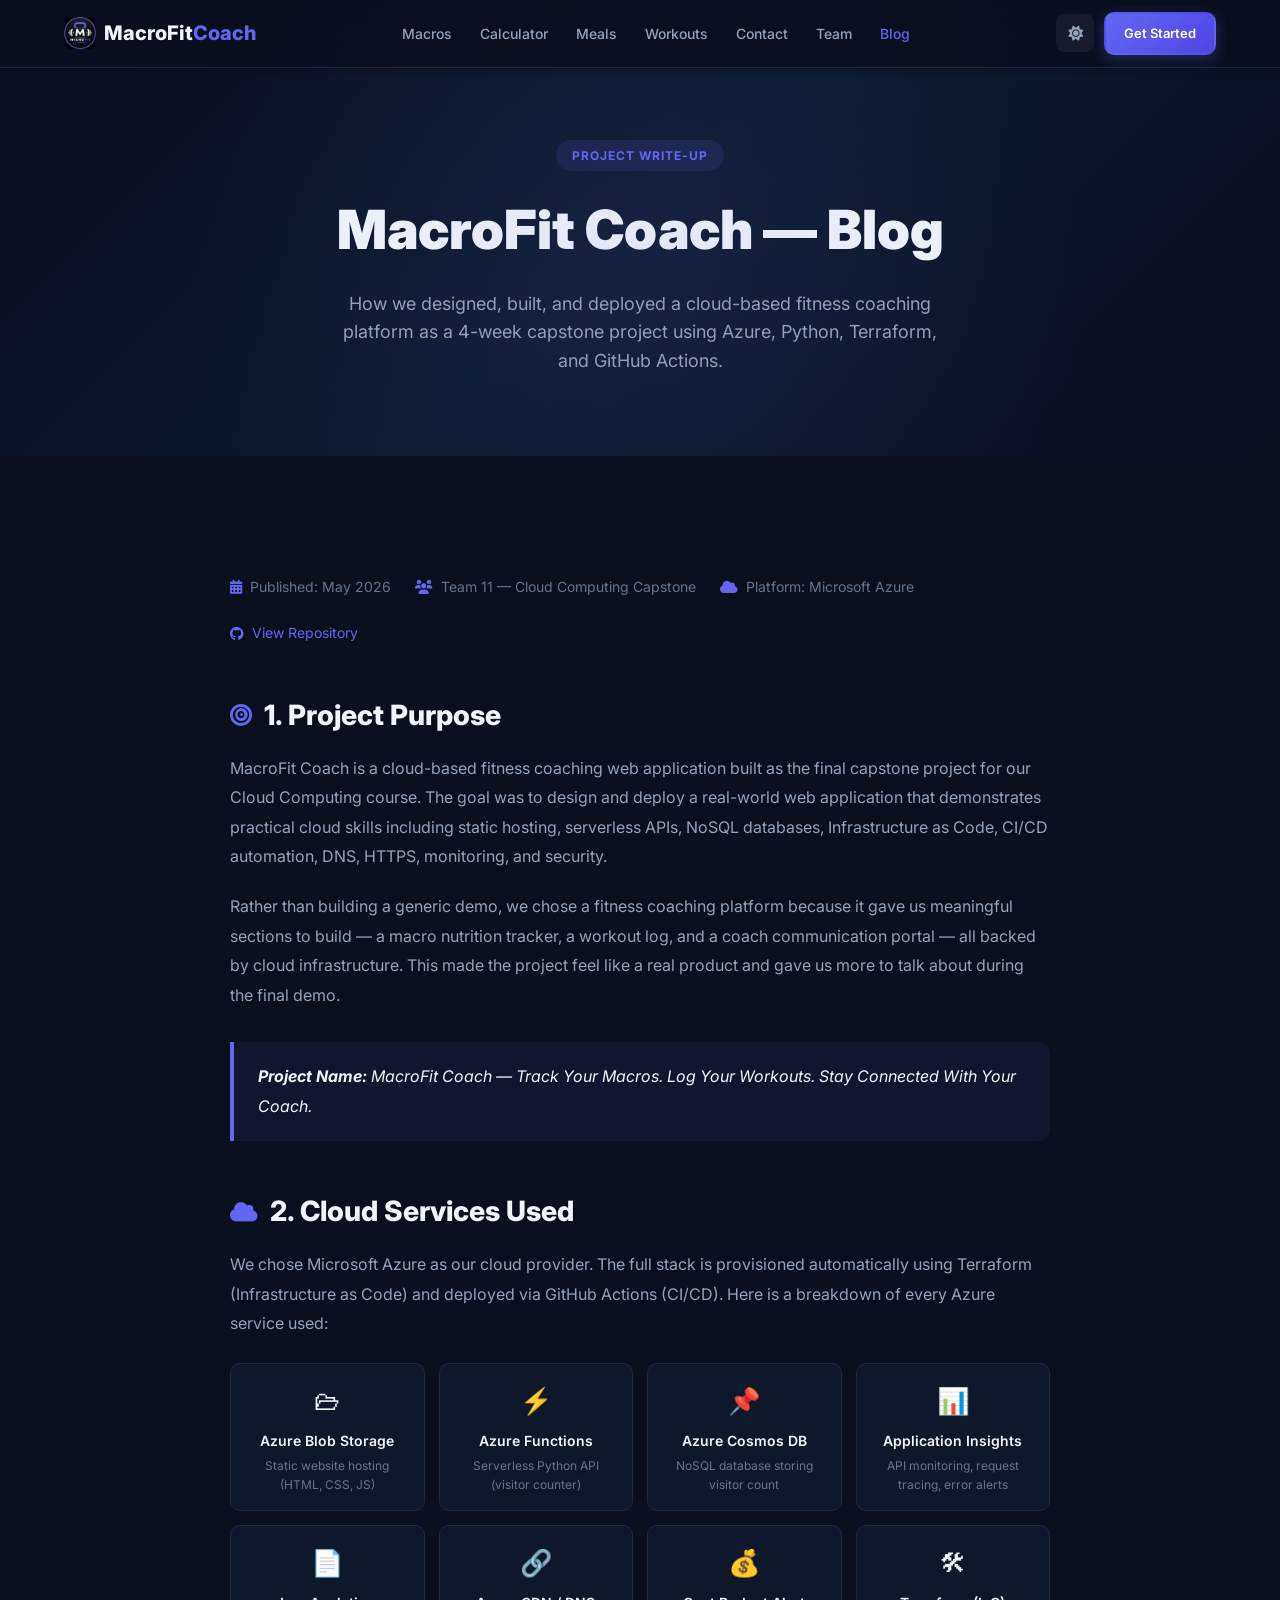
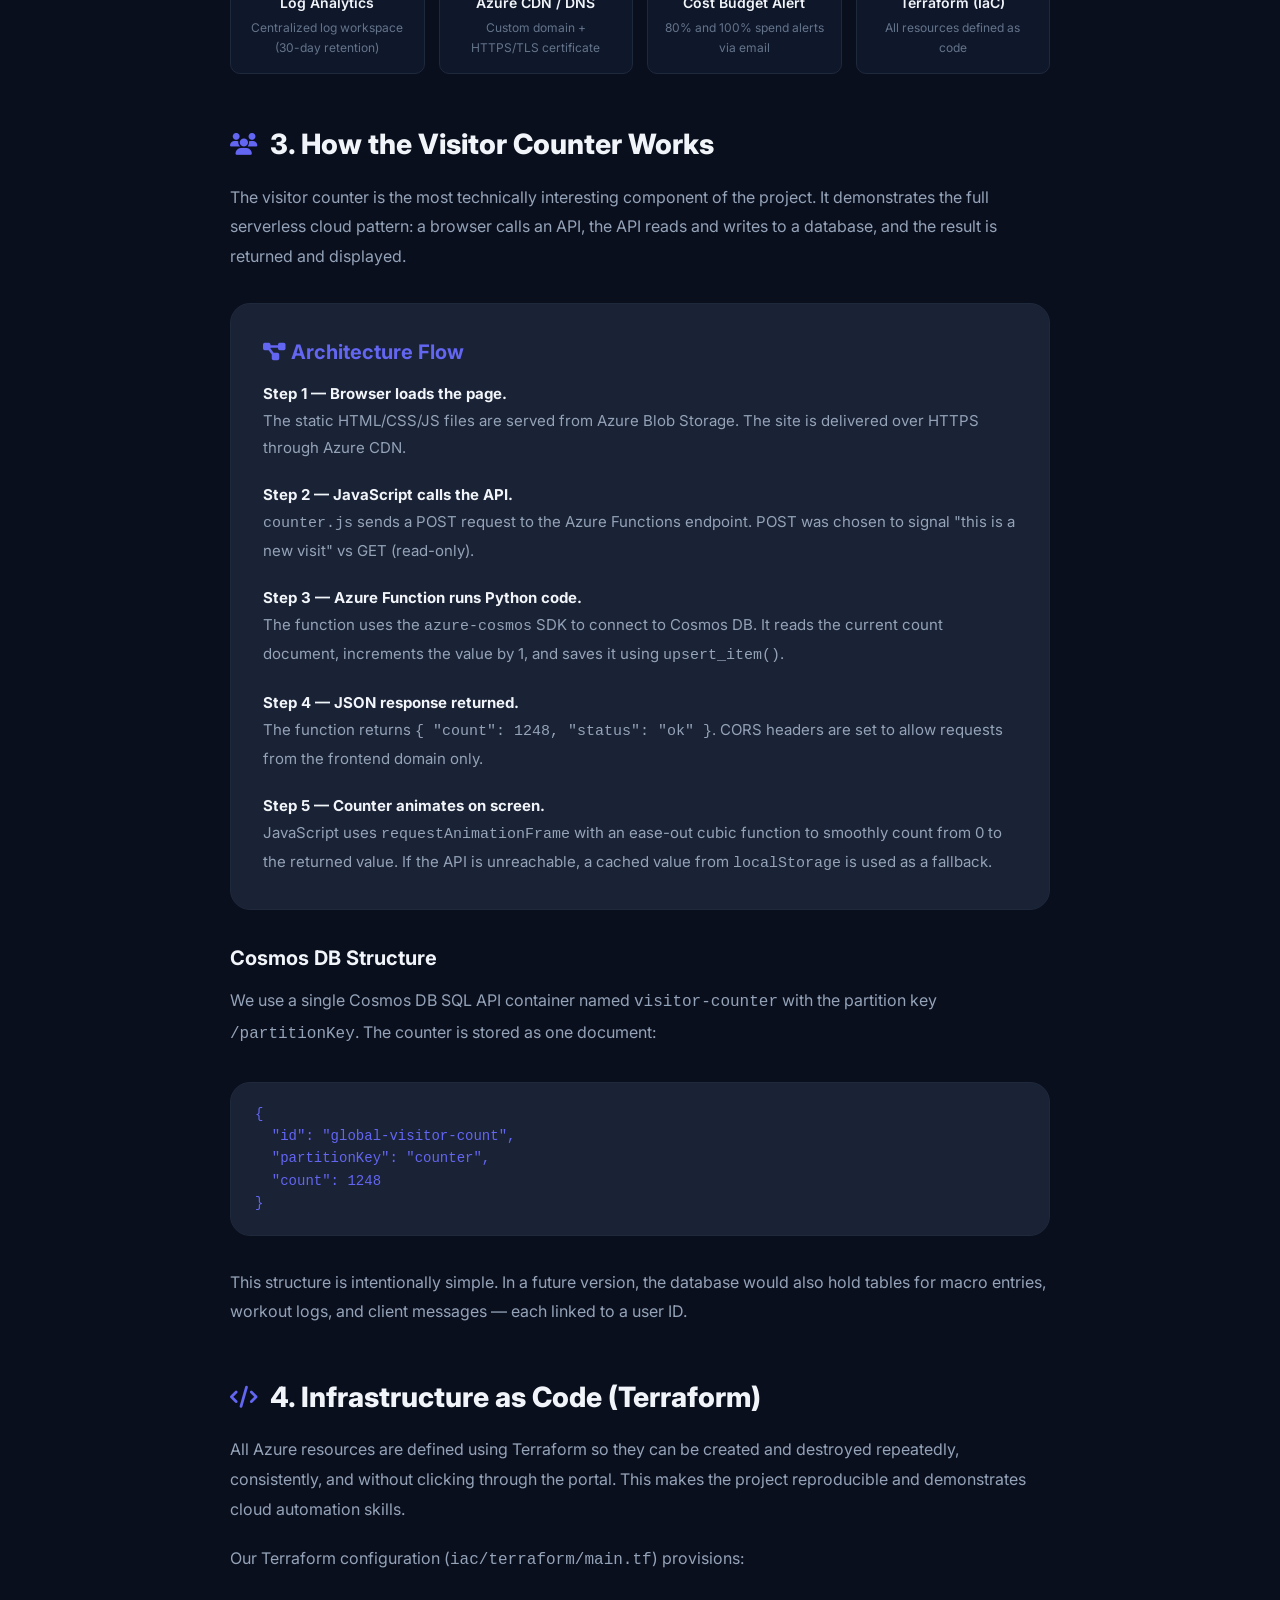
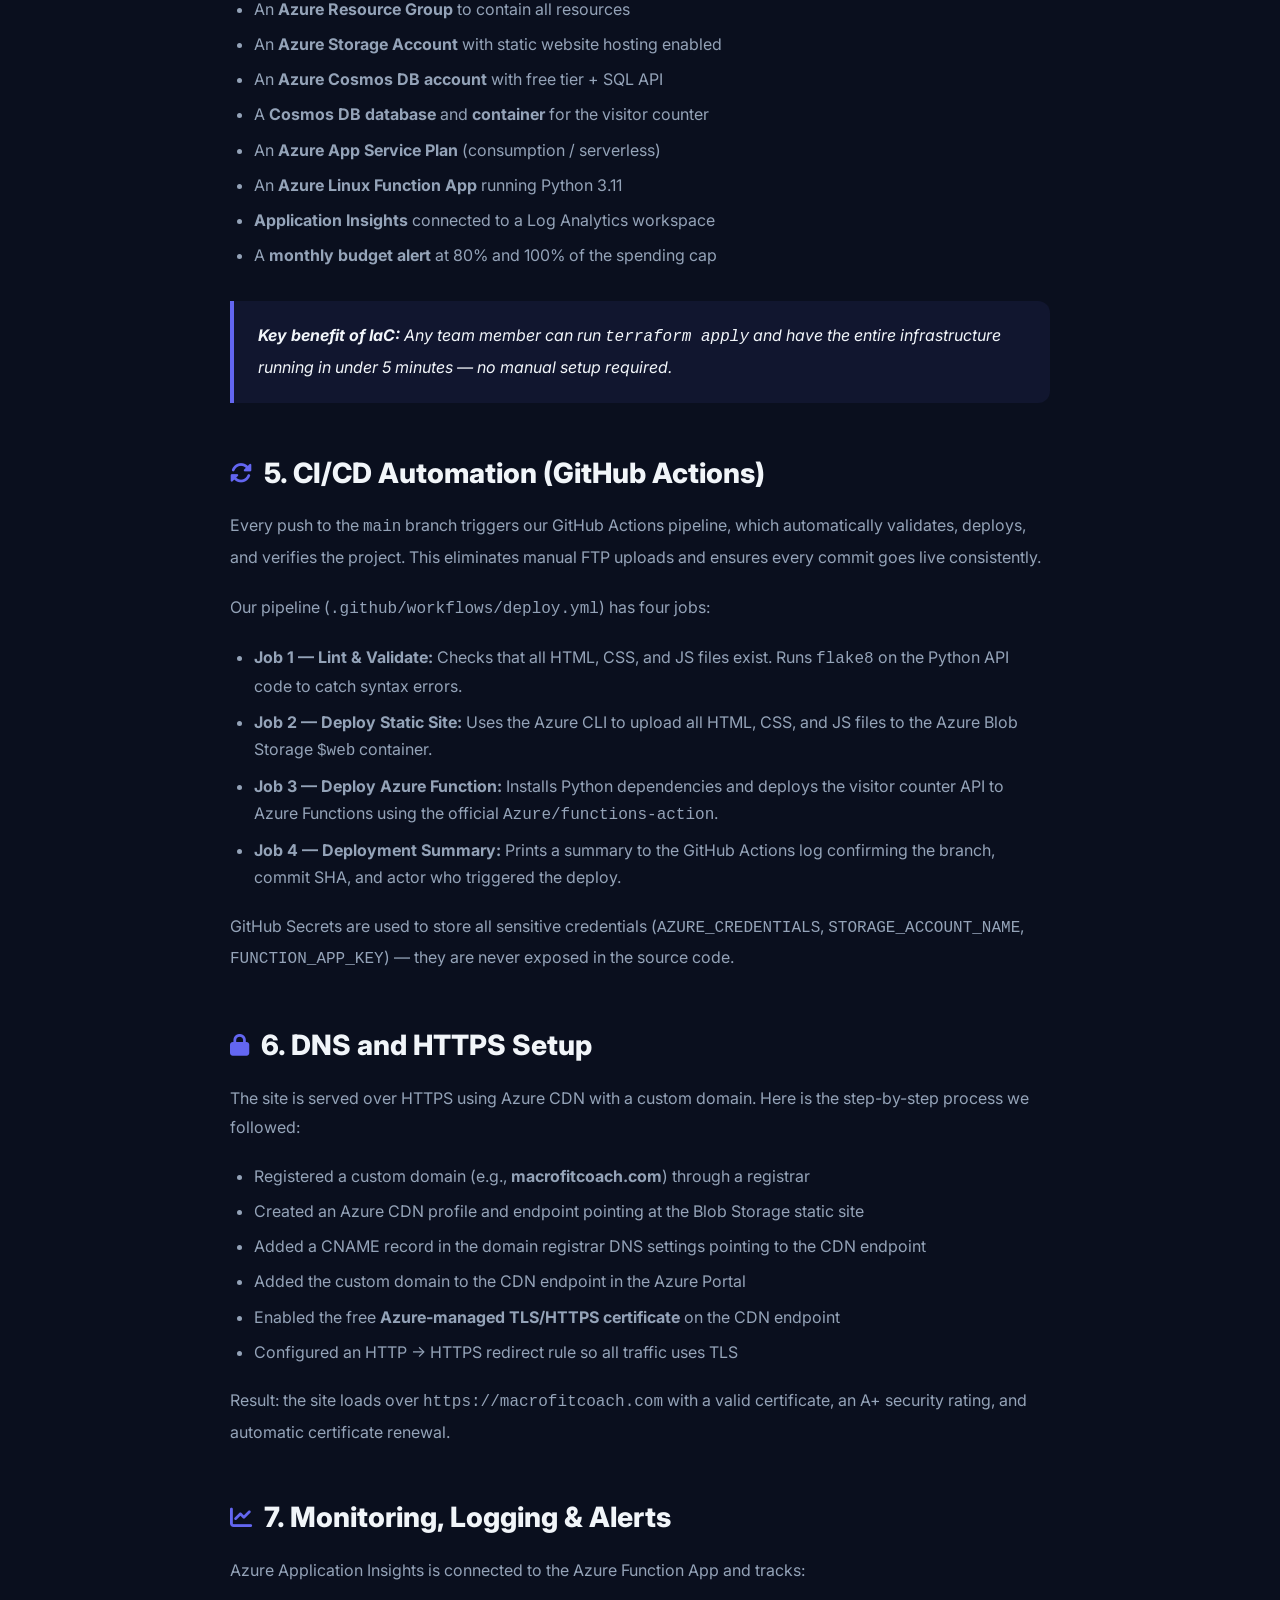
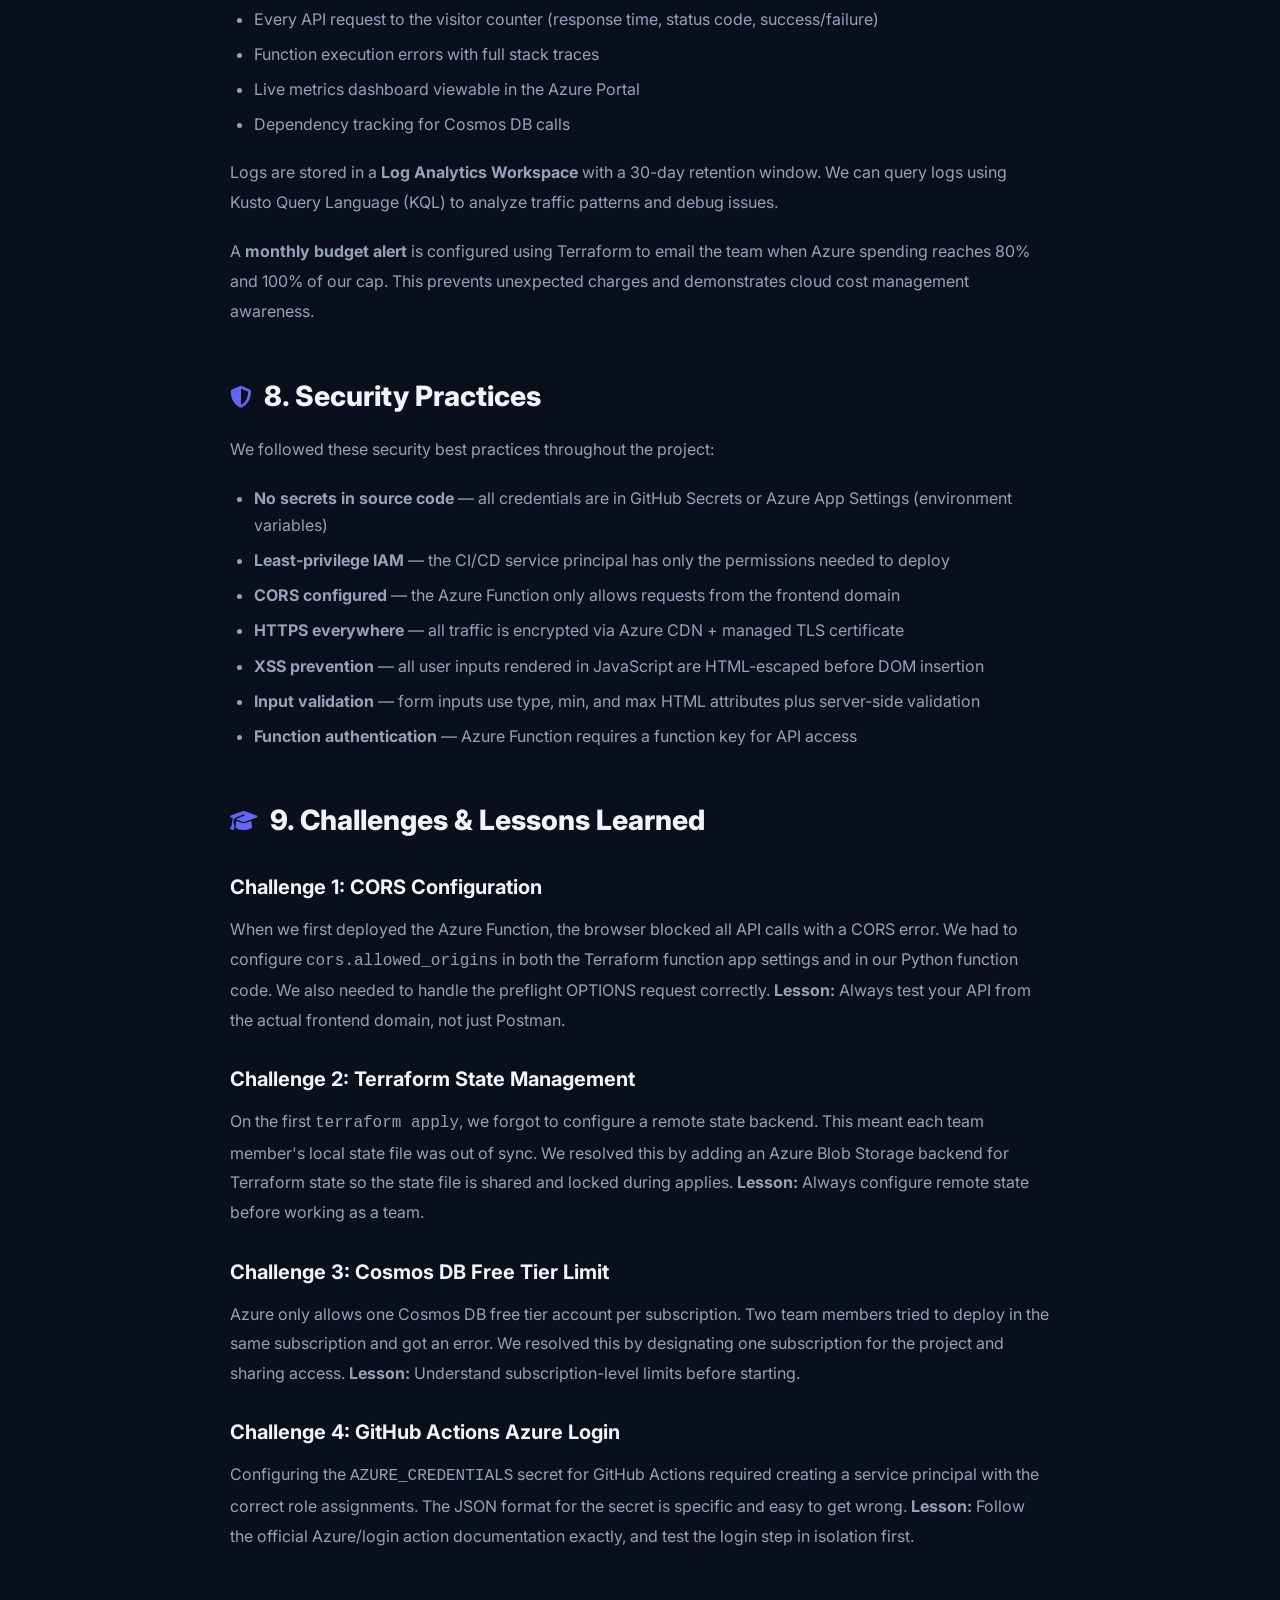
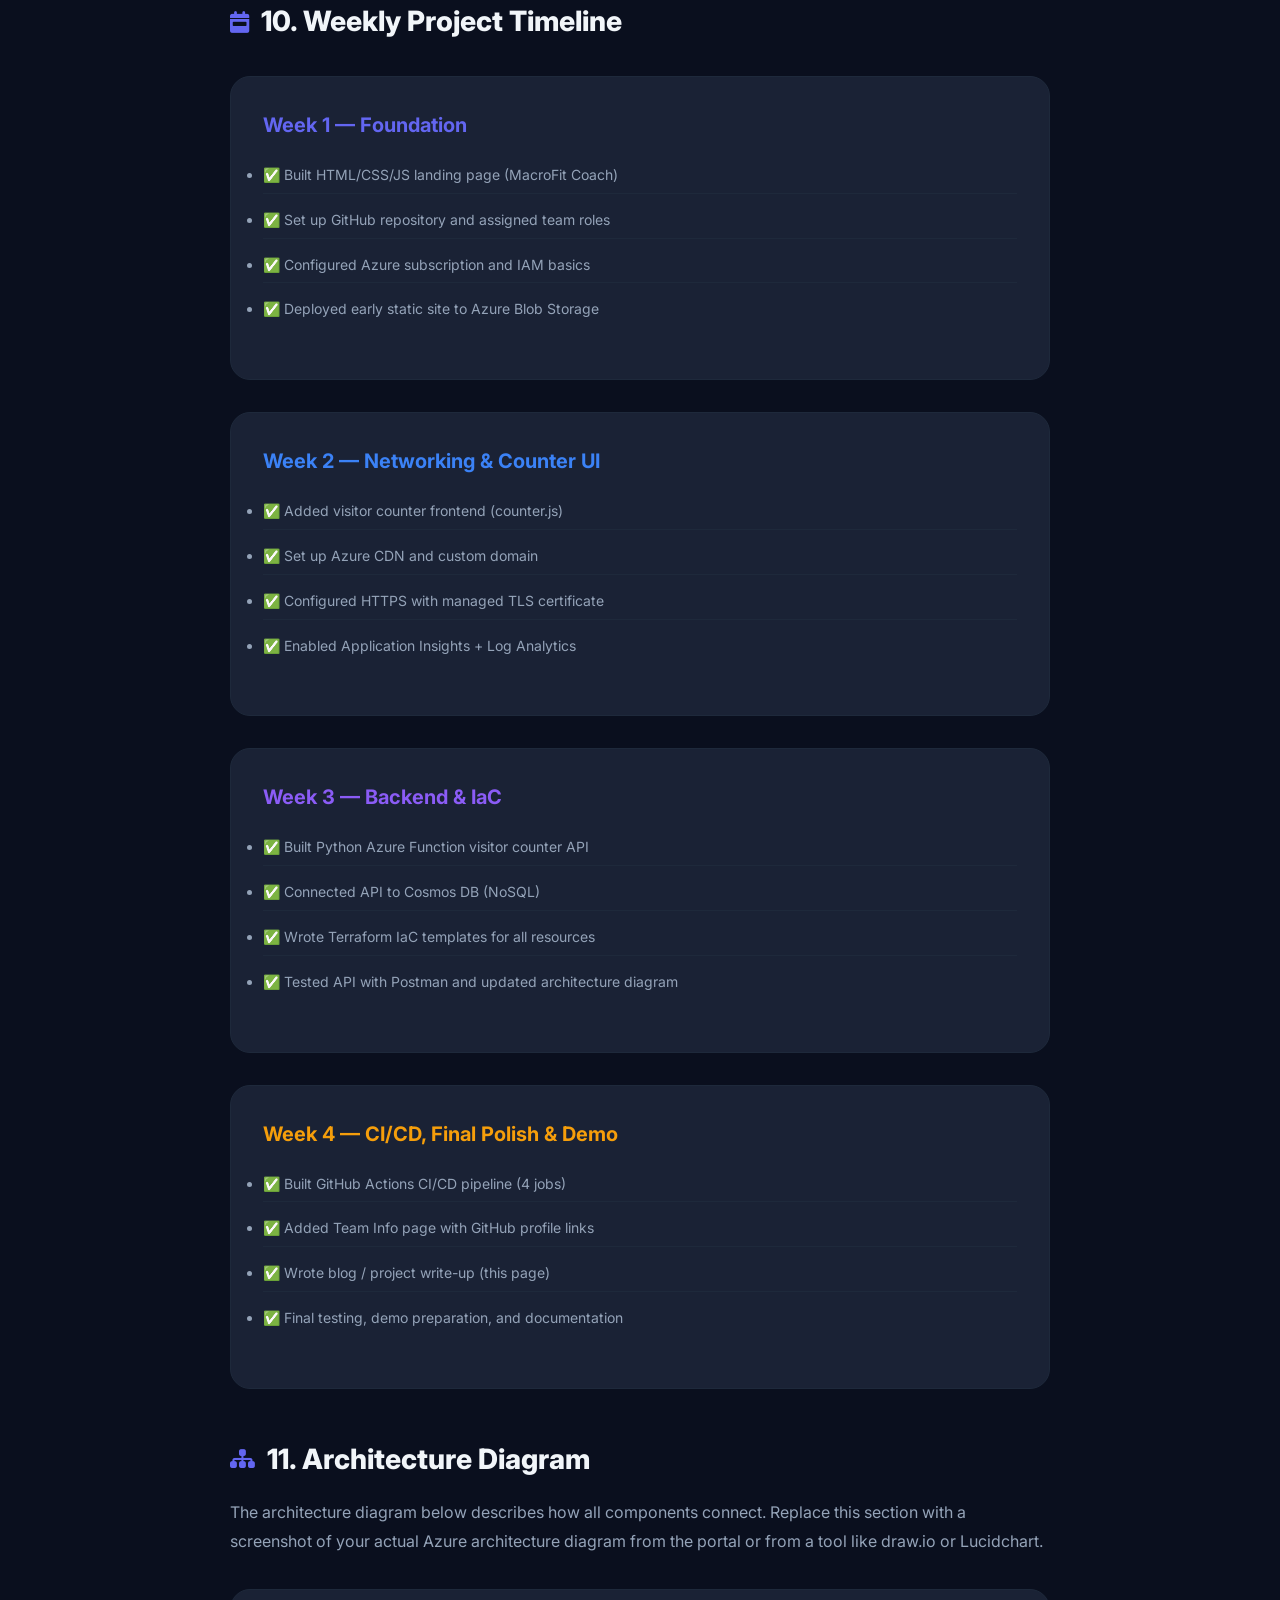
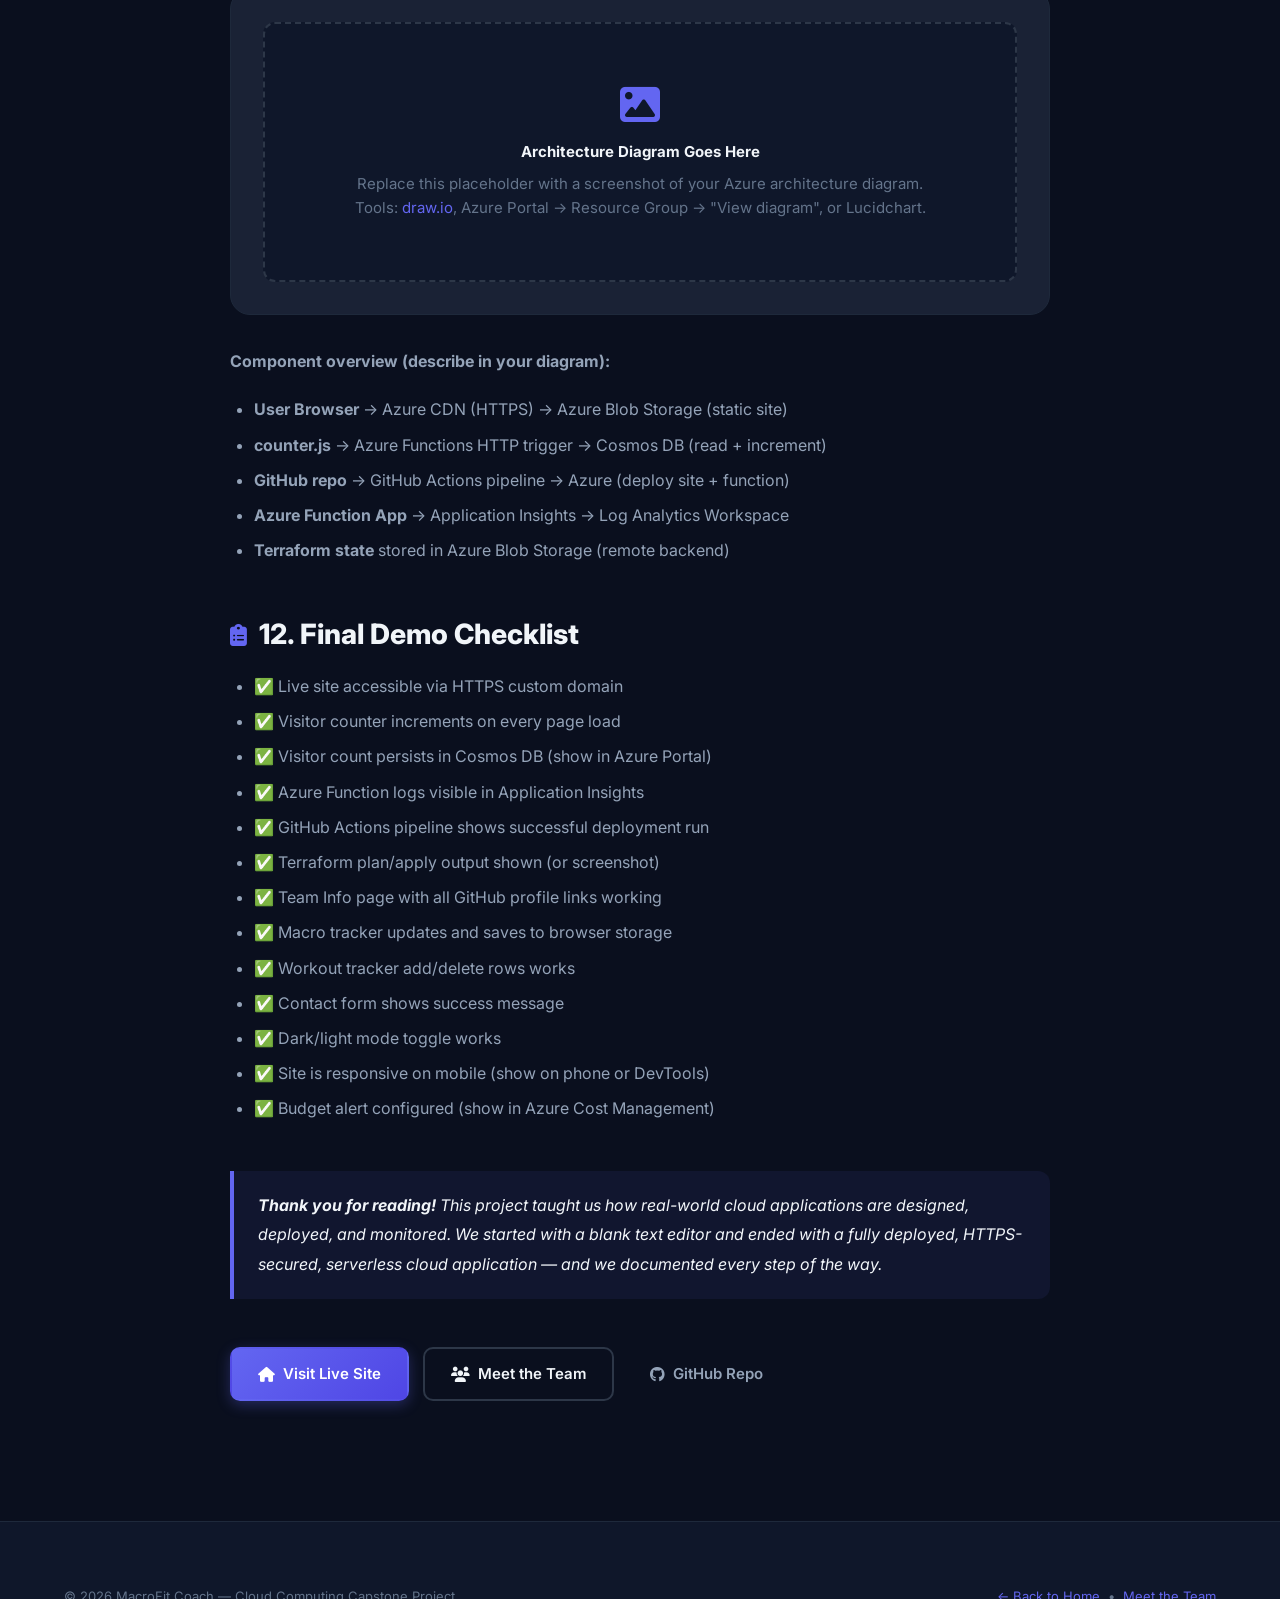
<file: blog.html>
<!DOCTYPE html>
<html lang="en" data-theme="dark">
<head>
    <meta charset="UTF-8">
    <meta name="viewport" content="width=device-width, initial-scale=1.0">
    <title>Blog &amp; Write-Up | MacroFit Coach</title>
    <meta name="description" content="MacroFit Coach project blog — cloud services, architecture, IaC, CI/CD, visitor counter, and lessons learned.">
    <link rel="icon" href="assets/logo.png">
    <link rel="stylesheet" href="css/styles.css">
    <link rel="preconnect" href="https://fonts.googleapis.com">
    <link rel="preconnect" href="https://fonts.gstatic.com" crossorigin>
    <link href="https://fonts.googleapis.com/css2?family=Inter:wght@300;400;500;600;700;800;900&display=swap" rel="stylesheet">
    <link rel="stylesheet" href="https://cdnjs.cloudflare.com/ajax/libs/font-awesome/6.5.0/css/all.min.css">
</head>
<body>

    <!-- =============================================
         NAVIGATION
         ============================================= -->
    <nav class="navbar scrolled" id="navbar">
        <div class="nav-container">
            <a href="index.html" class="nav-logo">
                <img src="assets/logo.png" alt="MacroFit Coach" class="nav-logo-img">
                <span class="logo-text">MacroFit<span class="accent">Coach</span></span>
            </a>
            <ul class="nav-links" id="navLinks">
                <li><a href="index.html#macro-tracker">Macros</a></li>
                <li><a href="index.html#health-calculator">Calculator</a></li>
                <li><a href="index.html#meal-planner">Meals</a></li>
                <li><a href="index.html#workout-tracker">Workouts</a></li>
                <li><a href="index.html#contact">Contact</a></li>
                <li><a href="team.html">Team</a></li>
                <li><a href="blog.html" style="color:var(--accent-green);">Blog</a></li>
            </ul>
            <div class="nav-actions">
                <button class="theme-toggle" id="themeToggle" aria-label="Toggle dark/light mode">
                    <i class="fas fa-sun" id="themeIcon"></i>
                </button>
                <a href="register.html" class="btn btn-primary btn-sm" id="navGetStarted">Get Started</a>
                <div class="nav-user" id="navUser" style="display:none;">
                    <span class="nav-user-name" id="navUserName"></span>
                    <button class="btn btn-ghost btn-sm" id="navLogout"><i class="fas fa-sign-out-alt"></i> Logout</button>
                </div>
                <button class="hamburger" id="hamburger" aria-label="Open menu">
                    <span></span><span></span><span></span>
                </button>
            </div>
        </div>
    </nav>

    <!-- =============================================
         PAGE HERO
         ============================================= -->
    <section class="page-hero">
        <div class="container">
            <span class="section-tag">Project Write-Up</span>
            <h1>MacroFit Coach &mdash; Blog</h1>
            <p>
                How we designed, built, and deployed a cloud-based fitness coaching platform
                as a 4-week capstone project using Azure, Python, Terraform, and GitHub Actions.
            </p>
        </div>
    </section>

    <!-- =============================================
         BLOG CONTENT
         ============================================= -->
    <section class="blog-section">
        <div class="container">
            <div class="blog-container">

                <!-- Meta info -->
                <div class="blog-meta">
                    <div class="blog-meta-item">
                        <i class="fas fa-calendar-alt"></i>
                        <span>Published: May 2026</span>
                    </div>
                    <div class="blog-meta-item">
                        <i class="fas fa-users"></i>
                        <span>Team 11 &mdash; Cloud Computing Capstone</span>
                    </div>
                    <div class="blog-meta-item">
                        <i class="fas fa-cloud"></i>
                        <span>Platform: Microsoft Azure</span>
                    </div>
                    <div class="blog-meta-item">
                        <i class="fab fa-github"></i>
                        <a href="https://github.com/Team11-F-it-services-app/MicroFit" target="_blank" rel="noopener" style="color:var(--accent-green);">View Repository</a>
                    </div>
                </div>

                <!-- ========================
                     BLOG ARTICLE
                     ======================== -->
                <div class="blog-content">

                    <!-- 1. Project Purpose -->
                    <h2><i class="fas fa-bullseye"></i> 1. Project Purpose</h2>
                    <p>
                        MacroFit Coach is a cloud-based fitness coaching web application built as the
                        final capstone project for our Cloud Computing course. The goal was to design
                        and deploy a real-world web application that demonstrates practical cloud skills
                        including static hosting, serverless APIs, NoSQL databases, Infrastructure as Code,
                        CI/CD automation, DNS, HTTPS, monitoring, and security.
                    </p>
                    <p>
                        Rather than building a generic demo, we chose a fitness coaching platform because
                        it gave us meaningful sections to build &mdash; a macro nutrition tracker, a workout
                        log, and a coach communication portal &mdash; all backed by cloud infrastructure.
                        This made the project feel like a real product and gave us more to talk about
                        during the final demo.
                    </p>
                    <div class="blog-callout">
                        <p>
                            <strong>Project Name:</strong> MacroFit Coach &mdash; Track Your Macros.
                            Log Your Workouts. Stay Connected With Your Coach.
                        </p>
                    </div>

                    <!-- 2. Cloud Services Used -->
                    <h2><i class="fas fa-cloud"></i> 2. Cloud Services Used</h2>
                    <p>
                        We chose Microsoft Azure as our cloud provider. The full stack is provisioned
                        automatically using Terraform (Infrastructure as Code) and deployed via
                        GitHub Actions (CI/CD). Here is a breakdown of every Azure service used:
                    </p>

                    <div class="tech-stack-grid">
                        <div class="tech-item">
                            <div class="tech-item-icon">&#128449;</div>
                            <div class="tech-item-name">Azure Blob Storage</div>
                            <div class="tech-item-desc">Static website hosting (HTML, CSS, JS)</div>
                        </div>
                        <div class="tech-item">
                            <div class="tech-item-icon">&#9889;</div>
                            <div class="tech-item-name">Azure Functions</div>
                            <div class="tech-item-desc">Serverless Python API (visitor counter)</div>
                        </div>
                        <div class="tech-item">
                            <div class="tech-item-icon">&#128204;</div>
                            <div class="tech-item-name">Azure Cosmos DB</div>
                            <div class="tech-item-desc">NoSQL database storing visitor count</div>
                        </div>
                        <div class="tech-item">
                            <div class="tech-item-icon">&#128202;</div>
                            <div class="tech-item-name">Application Insights</div>
                            <div class="tech-item-desc">API monitoring, request tracing, error alerts</div>
                        </div>
                        <div class="tech-item">
                            <div class="tech-item-icon">&#128196;</div>
                            <div class="tech-item-name">Log Analytics</div>
                            <div class="tech-item-desc">Centralized log workspace (30-day retention)</div>
                        </div>
                        <div class="tech-item">
                            <div class="tech-item-icon">&#128279;</div>
                            <div class="tech-item-name">Azure CDN / DNS</div>
                            <div class="tech-item-desc">Custom domain + HTTPS/TLS certificate</div>
                        </div>
                        <div class="tech-item">
                            <div class="tech-item-icon">&#128176;</div>
                            <div class="tech-item-name">Cost Budget Alert</div>
                            <div class="tech-item-desc">80% and 100% spend alerts via email</div>
                        </div>
                        <div class="tech-item">
                            <div class="tech-item-icon">&#128736;</div>
                            <div class="tech-item-name">Terraform (IaC)</div>
                            <div class="tech-item-desc">All resources defined as code</div>
                        </div>
                    </div>

                    <!-- 3. How the Visitor Counter Works -->
                    <h2><i class="fas fa-users"></i> 3. How the Visitor Counter Works</h2>
                    <p>
                        The visitor counter is the most technically interesting component of the project.
                        It demonstrates the full serverless cloud pattern: a browser calls an API,
                        the API reads and writes to a database, and the result is returned and displayed.
                    </p>

                    <div class="blog-arch-card" id="architecture">
                        <h3><i class="fas fa-diagram-project"></i> Architecture Flow</h3>
                        <p style="color:var(--text-secondary); font-size:15px; line-height:1.8;">
                            <strong style="color:var(--text-primary);">Step 1 &mdash; Browser loads the page.</strong><br>
                            The static HTML/CSS/JS files are served from Azure Blob Storage.
                            The site is delivered over HTTPS through Azure CDN.
                        </p>
                        <p style="color:var(--text-secondary); font-size:15px; line-height:1.8;">
                            <strong style="color:var(--text-primary);">Step 2 &mdash; JavaScript calls the API.</strong><br>
                            <code>counter.js</code> sends a POST request to the Azure Functions endpoint.
                            POST was chosen to signal "this is a new visit" vs GET (read-only).
                        </p>
                        <p style="color:var(--text-secondary); font-size:15px; line-height:1.8;">
                            <strong style="color:var(--text-primary);">Step 3 &mdash; Azure Function runs Python code.</strong><br>
                            The function uses the <code>azure-cosmos</code> SDK to connect to Cosmos DB.
                            It reads the current count document, increments the value by 1,
                            and saves it using <code>upsert_item()</code>.
                        </p>
                        <p style="color:var(--text-secondary); font-size:15px; line-height:1.8;">
                            <strong style="color:var(--text-primary);">Step 4 &mdash; JSON response returned.</strong><br>
                            The function returns <code>{ "count": 1248, "status": "ok" }</code>.
                            CORS headers are set to allow requests from the frontend domain only.
                        </p>
                        <p style="color:var(--text-secondary); font-size:15px; line-height:1.8; margin-bottom:0;">
                            <strong style="color:var(--text-primary);">Step 5 &mdash; Counter animates on screen.</strong><br>
                            JavaScript uses <code>requestAnimationFrame</code> with an ease-out cubic function
                            to smoothly count from 0 to the returned value. If the API is unreachable,
                            a cached value from <code>localStorage</code> is used as a fallback.
                        </p>
                    </div>

                    <h3>Cosmos DB Structure</h3>
                    <p>
                        We use a single Cosmos DB SQL API container named <code>visitor-counter</code>
                        with the partition key <code>/partitionKey</code>. The counter is stored as one document:
                    </p>
                    <div class="blog-arch-card" style="padding: 20px 24px;">
                        <pre style="font-family: monospace; font-size: 14px; color: var(--accent-green); line-height: 1.6; white-space: pre-wrap;">{
  "id": "global-visitor-count",
  "partitionKey": "counter",
  "count": 1248
}</pre>
                    </div>
                    <p>
                        This structure is intentionally simple. In a future version, the database would
                        also hold tables for macro entries, workout logs, and client messages &mdash;
                        each linked to a user ID.
                    </p>

                    <!-- 4. Infrastructure as Code -->
                    <h2><i class="fas fa-code"></i> 4. Infrastructure as Code (Terraform)</h2>
                    <p>
                        All Azure resources are defined using Terraform so they can be created
                        and destroyed repeatedly, consistently, and without clicking through the portal.
                        This makes the project reproducible and demonstrates cloud automation skills.
                    </p>
                    <p>Our Terraform configuration (<code>iac/terraform/main.tf</code>) provisions:</p>
                    <ul>
                        <li>An <strong>Azure Resource Group</strong> to contain all resources</li>
                        <li>An <strong>Azure Storage Account</strong> with static website hosting enabled</li>
                        <li>An <strong>Azure Cosmos DB account</strong> with free tier + SQL API</li>
                        <li>A <strong>Cosmos DB database</strong> and <strong>container</strong> for the visitor counter</li>
                        <li>An <strong>Azure App Service Plan</strong> (consumption / serverless)</li>
                        <li>An <strong>Azure Linux Function App</strong> running Python 3.11</li>
                        <li><strong>Application Insights</strong> connected to a Log Analytics workspace</li>
                        <li>A <strong>monthly budget alert</strong> at 80% and 100% of the spending cap</li>
                    </ul>
                    <div class="blog-callout">
                        <p>
                            <strong>Key benefit of IaC:</strong> Any team member can run
                            <code>terraform apply</code> and have the entire infrastructure running
                            in under 5 minutes &mdash; no manual setup required.
                        </p>
                    </div>

                    <!-- 5. CI/CD Pipeline -->
                    <h2><i class="fas fa-rotate"></i> 5. CI/CD Automation (GitHub Actions)</h2>
                    <p>
                        Every push to the <code>main</code> branch triggers our GitHub Actions pipeline,
                        which automatically validates, deploys, and verifies the project.
                        This eliminates manual FTP uploads and ensures every commit goes live consistently.
                    </p>
                    <p>Our pipeline (<code>.github/workflows/deploy.yml</code>) has four jobs:</p>
                    <ul>
                        <li>
                            <strong>Job 1 &mdash; Lint &amp; Validate:</strong>
                            Checks that all HTML, CSS, and JS files exist. Runs <code>flake8</code>
                            on the Python API code to catch syntax errors.
                        </li>
                        <li>
                            <strong>Job 2 &mdash; Deploy Static Site:</strong>
                            Uses the Azure CLI to upload all HTML, CSS, and JS files
                            to the Azure Blob Storage <code>$web</code> container.
                        </li>
                        <li>
                            <strong>Job 3 &mdash; Deploy Azure Function:</strong>
                            Installs Python dependencies and deploys the visitor counter API
                            to Azure Functions using the official <code>Azure/functions-action</code>.
                        </li>
                        <li>
                            <strong>Job 4 &mdash; Deployment Summary:</strong>
                            Prints a summary to the GitHub Actions log confirming the branch,
                            commit SHA, and actor who triggered the deploy.
                        </li>
                    </ul>
                    <p>
                        GitHub Secrets are used to store all sensitive credentials
                        (<code>AZURE_CREDENTIALS</code>, <code>STORAGE_ACCOUNT_NAME</code>,
                        <code>FUNCTION_APP_KEY</code>) &mdash; they are never exposed in the source code.
                    </p>

                    <!-- 6. DNS and HTTPS -->
                    <h2><i class="fas fa-lock"></i> 6. DNS and HTTPS Setup</h2>
                    <p>
                        The site is served over HTTPS using Azure CDN with a custom domain.
                        Here is the step-by-step process we followed:
                    </p>
                    <ul>
                        <li>Registered a custom domain (e.g., <strong>macrofitcoach.com</strong>) through a registrar</li>
                        <li>Created an Azure CDN profile and endpoint pointing at the Blob Storage static site</li>
                        <li>Added a CNAME record in the domain registrar DNS settings pointing to the CDN endpoint</li>
                        <li>Added the custom domain to the CDN endpoint in the Azure Portal</li>
                        <li>Enabled the free <strong>Azure-managed TLS/HTTPS certificate</strong> on the CDN endpoint</li>
                        <li>Configured an HTTP &rarr; HTTPS redirect rule so all traffic uses TLS</li>
                    </ul>
                    <p>
                        Result: the site loads over <code>https://macrofitcoach.com</code> with a
                        valid certificate, an A+ security rating, and automatic certificate renewal.
                    </p>

                    <!-- 7. Monitoring and Logging -->
                    <h2><i class="fas fa-chart-line"></i> 7. Monitoring, Logging &amp; Alerts</h2>
                    <p>
                        Azure Application Insights is connected to the Azure Function App and tracks:
                    </p>
                    <ul>
                        <li>Every API request to the visitor counter (response time, status code, success/failure)</li>
                        <li>Function execution errors with full stack traces</li>
                        <li>Live metrics dashboard viewable in the Azure Portal</li>
                        <li>Dependency tracking for Cosmos DB calls</li>
                    </ul>
                    <p>
                        Logs are stored in a <strong>Log Analytics Workspace</strong> with a 30-day
                        retention window. We can query logs using Kusto Query Language (KQL) to analyze
                        traffic patterns and debug issues.
                    </p>
                    <p>
                        A <strong>monthly budget alert</strong> is configured using Terraform to email
                        the team when Azure spending reaches 80% and 100% of our cap. This prevents
                        unexpected charges and demonstrates cloud cost management awareness.
                    </p>

                    <!-- 8. Security -->
                    <h2><i class="fas fa-shield-alt"></i> 8. Security Practices</h2>
                    <p>
                        We followed these security best practices throughout the project:
                    </p>
                    <ul>
                        <li><strong>No secrets in source code</strong> &mdash; all credentials are in GitHub Secrets or Azure App Settings (environment variables)</li>
                        <li><strong>Least-privilege IAM</strong> &mdash; the CI/CD service principal has only the permissions needed to deploy</li>
                        <li><strong>CORS configured</strong> &mdash; the Azure Function only allows requests from the frontend domain</li>
                        <li><strong>HTTPS everywhere</strong> &mdash; all traffic is encrypted via Azure CDN + managed TLS certificate</li>
                        <li><strong>XSS prevention</strong> &mdash; all user inputs rendered in JavaScript are HTML-escaped before DOM insertion</li>
                        <li><strong>Input validation</strong> &mdash; form inputs use type, min, and max HTML attributes plus server-side validation</li>
                        <li><strong>Function authentication</strong> &mdash; Azure Function requires a function key for API access</li>
                    </ul>

                    <!-- 9. Challenges and Lessons Learned -->
                    <h2><i class="fas fa-graduation-cap"></i> 9. Challenges &amp; Lessons Learned</h2>

                    <h3>Challenge 1: CORS Configuration</h3>
                    <p>
                        When we first deployed the Azure Function, the browser blocked all API calls
                        with a CORS error. We had to configure <code>cors.allowed_origins</code>
                        in both the Terraform function app settings and in our Python function code.
                        We also needed to handle the preflight OPTIONS request correctly.
                        <strong>Lesson:</strong> Always test your API from the actual frontend domain,
                        not just Postman.
                    </p>

                    <h3>Challenge 2: Terraform State Management</h3>
                    <p>
                        On the first <code>terraform apply</code>, we forgot to configure a remote
                        state backend. This meant each team member's local state file was out of sync.
                        We resolved this by adding an Azure Blob Storage backend for Terraform state
                        so the state file is shared and locked during applies.
                        <strong>Lesson:</strong> Always configure remote state before working as a team.
                    </p>

                    <h3>Challenge 3: Cosmos DB Free Tier Limit</h3>
                    <p>
                        Azure only allows one Cosmos DB free tier account per subscription.
                        Two team members tried to deploy in the same subscription and got an error.
                        We resolved this by designating one subscription for the project and sharing access.
                        <strong>Lesson:</strong> Understand subscription-level limits before starting.
                    </p>

                    <h3>Challenge 4: GitHub Actions Azure Login</h3>
                    <p>
                        Configuring the <code>AZURE_CREDENTIALS</code> secret for GitHub Actions
                        required creating a service principal with the correct role assignments.
                        The JSON format for the secret is specific and easy to get wrong.
                        <strong>Lesson:</strong> Follow the official Azure/login action documentation
                        exactly, and test the login step in isolation first.
                    </p>

                    <!-- 10. Weekly Timeline -->
                    <h2><i class="fas fa-calendar-week"></i> 10. Weekly Project Timeline</h2>

                    <div class="blog-arch-card">
                        <h3 style="color:var(--accent-green); margin-bottom: 16px;">Week 1 &mdash; Foundation</h3>
                        <ul style="list-style-type: none; padding: 0;">
                            <li style="padding: 6px 0; border-bottom: 1px solid var(--border); font-size:14px; color:var(--text-secondary);">&#9989; Built HTML/CSS/JS landing page (MacroFit Coach)</li>
                            <li style="padding: 6px 0; border-bottom: 1px solid var(--border); font-size:14px; color:var(--text-secondary);">&#9989; Set up GitHub repository and assigned team roles</li>
                            <li style="padding: 6px 0; border-bottom: 1px solid var(--border); font-size:14px; color:var(--text-secondary);">&#9989; Configured Azure subscription and IAM basics</li>
                            <li style="padding: 6px 0; font-size:14px; color:var(--text-secondary);">&#9989; Deployed early static site to Azure Blob Storage</li>
                        </ul>
                    </div>

                    <div class="blog-arch-card">
                        <h3 style="color:var(--accent-blue); margin-bottom: 16px;">Week 2 &mdash; Networking &amp; Counter UI</h3>
                        <ul style="list-style-type: none; padding: 0;">
                            <li style="padding: 6px 0; border-bottom: 1px solid var(--border); font-size:14px; color:var(--text-secondary);">&#9989; Added visitor counter frontend (counter.js)</li>
                            <li style="padding: 6px 0; border-bottom: 1px solid var(--border); font-size:14px; color:var(--text-secondary);">&#9989; Set up Azure CDN and custom domain</li>
                            <li style="padding: 6px 0; border-bottom: 1px solid var(--border); font-size:14px; color:var(--text-secondary);">&#9989; Configured HTTPS with managed TLS certificate</li>
                            <li style="padding: 6px 0; font-size:14px; color:var(--text-secondary);">&#9989; Enabled Application Insights + Log Analytics</li>
                        </ul>
                    </div>

                    <div class="blog-arch-card">
                        <h3 style="color:var(--accent-purple); margin-bottom: 16px;">Week 3 &mdash; Backend &amp; IaC</h3>
                        <ul style="list-style-type: none; padding: 0;">
                            <li style="padding: 6px 0; border-bottom: 1px solid var(--border); font-size:14px; color:var(--text-secondary);">&#9989; Built Python Azure Function visitor counter API</li>
                            <li style="padding: 6px 0; border-bottom: 1px solid var(--border); font-size:14px; color:var(--text-secondary);">&#9989; Connected API to Cosmos DB (NoSQL)</li>
                            <li style="padding: 6px 0; border-bottom: 1px solid var(--border); font-size:14px; color:var(--text-secondary);">&#9989; Wrote Terraform IaC templates for all resources</li>
                            <li style="padding: 6px 0; font-size:14px; color:var(--text-secondary);">&#9989; Tested API with Postman and updated architecture diagram</li>
                        </ul>
                    </div>

                    <div class="blog-arch-card">
                        <h3 style="color:var(--accent-orange); margin-bottom: 16px;">Week 4 &mdash; CI/CD, Final Polish &amp; Demo</h3>
                        <ul style="list-style-type: none; padding: 0;">
                            <li style="padding: 6px 0; border-bottom: 1px solid var(--border); font-size:14px; color:var(--text-secondary);">&#9989; Built GitHub Actions CI/CD pipeline (4 jobs)</li>
                            <li style="padding: 6px 0; border-bottom: 1px solid var(--border); font-size:14px; color:var(--text-secondary);">&#9989; Added Team Info page with GitHub profile links</li>
                            <li style="padding: 6px 0; border-bottom: 1px solid var(--border); font-size:14px; color:var(--text-secondary);">&#9989; Wrote blog / project write-up (this page)</li>
                            <li style="padding: 6px 0; font-size:14px; color:var(--text-secondary);">&#9989; Final testing, demo preparation, and documentation</li>
                        </ul>
                    </div>

                    <!-- 11. Architecture Diagram Description -->
                    <h2><i class="fas fa-sitemap"></i> 11. Architecture Diagram</h2>
                    <p>
                        The architecture diagram below describes how all components connect.
                        Replace this section with a screenshot of your actual Azure architecture
                        diagram from the portal or from a tool like draw.io or Lucidchart.
                    </p>

                    <div class="blog-arch-card" style="text-align: center;">
                        <div style="
                            background: var(--bg-secondary);
                            border: 2px dashed var(--border-light);
                            border-radius: 12px;
                            padding: 60px 40px;
                            color: var(--text-muted);
                            font-size: 15px;
                        ">
                            <i class="fas fa-image" style="font-size: 40px; color: var(--accent-green); display: block; margin-bottom: 16px;"></i>
                            <strong style="color: var(--text-primary); display: block; margin-bottom: 8px;">
                                Architecture Diagram Goes Here
                            </strong>
                            Replace this placeholder with a screenshot of your Azure architecture diagram.<br>
                            Tools: <a href="https://app.diagrams.net" target="_blank" rel="noopener" style="color:var(--accent-green);">draw.io</a>,
                            Azure Portal &rarr; Resource Group &rarr; "View diagram", or Lucidchart.
                        </div>
                    </div>

                    <p>
                        <strong>Component overview (describe in your diagram):</strong>
                    </p>
                    <ul>
                        <li><strong>User Browser</strong> &rarr; Azure CDN (HTTPS) &rarr; Azure Blob Storage (static site)</li>
                        <li><strong>counter.js</strong> &rarr; Azure Functions HTTP trigger &rarr; Cosmos DB (read + increment)</li>
                        <li><strong>GitHub repo</strong> &rarr; GitHub Actions pipeline &rarr; Azure (deploy site + function)</li>
                        <li><strong>Azure Function App</strong> &rarr; Application Insights &rarr; Log Analytics Workspace</li>
                        <li><strong>Terraform state</strong> stored in Azure Blob Storage (remote backend)</li>
                    </ul>

                    <!-- 12. Final Demo Checklist -->
                    <h2><i class="fas fa-clipboard-list"></i> 12. Final Demo Checklist</h2>
                    <ul>
                        <li>&#9989; Live site accessible via HTTPS custom domain</li>
                        <li>&#9989; Visitor counter increments on every page load</li>
                        <li>&#9989; Visitor count persists in Cosmos DB (show in Azure Portal)</li>
                        <li>&#9989; Azure Function logs visible in Application Insights</li>
                        <li>&#9989; GitHub Actions pipeline shows successful deployment run</li>
                        <li>&#9989; Terraform plan/apply output shown (or screenshot)</li>
                        <li>&#9989; Team Info page with all GitHub profile links working</li>
                        <li>&#9989; Macro tracker updates and saves to browser storage</li>
                        <li>&#9989; Workout tracker add/delete rows works</li>
                        <li>&#9989; Contact form shows success message</li>
                        <li>&#9989; Dark/light mode toggle works</li>
                        <li>&#9989; Site is responsive on mobile (show on phone or DevTools)</li>
                        <li>&#9989; Budget alert configured (show in Azure Cost Management)</li>
                    </ul>

                    <!-- Closing -->
                    <div class="blog-callout" style="margin-top: 48px;">
                        <p>
                            <strong>Thank you for reading!</strong> This project taught us how real-world cloud
                            applications are designed, deployed, and monitored. We started with a blank
                            text editor and ended with a fully deployed, HTTPS-secured, serverless cloud
                            application &mdash; and we documented every step of the way.
                        </p>
                    </div>

                    <!-- Navigation links -->
                    <div style="display:flex; gap:14px; margin-top:48px; flex-wrap:wrap;">
                        <a href="index.html" class="btn btn-primary">
                            <i class="fas fa-home"></i> Visit Live Site
                        </a>
                        <a href="team.html" class="btn btn-outline">
                            <i class="fas fa-users"></i> Meet the Team
                        </a>
                        <a href="https://github.com/Team11-F-it-services-app/MicroFit" target="_blank" rel="noopener" class="btn btn-ghost">
                            <i class="fab fa-github"></i> GitHub Repo
                        </a>
                    </div>

                </div><!-- /.blog-content -->
            </div><!-- /.blog-container -->
        </div><!-- /.container -->
    </section>

    <!-- =============================================
         FOOTER
         ============================================= -->
    <footer class="footer">
        <div class="container">
            <div class="footer-bottom" style="border-top: none; padding-top: 0;">
                <p>&copy; 2026 MacroFit Coach &mdash; Cloud Computing Capstone Project</p>
                <p>
                    <a href="index.html" style="color:var(--accent-green);">&#8592; Back to Home</a>
                    &nbsp;&bull;&nbsp;
                    <a href="team.html" style="color:var(--accent-green);">Meet the Team</a>
                </p>
            </div>
        </div>
    </footer>

    <!-- =============================================
         PAGE SCRIPTS
         ============================================= -->
    <script>
        'use strict';

        /* Theme toggle */
        const themeToggle = document.getElementById('themeToggle');
        const themeIcon   = document.getElementById('themeIcon');
        const htmlEl      = document.documentElement;

        function applyTheme(theme) {
            htmlEl.setAttribute('data-theme', theme);
            if (themeIcon) themeIcon.className = theme === 'dark' ? 'fas fa-sun' : 'fas fa-moon';
        }

        applyTheme(localStorage.getItem('mfc_theme') || 'dark');

        themeToggle?.addEventListener('click', () => {
            const next = htmlEl.getAttribute('data-theme') === 'dark' ? 'light' : 'dark';
            localStorage.setItem('mfc_theme', next);
            applyTheme(next);
        });

        /* Mobile hamburger */
        const hamburger = document.getElementById('hamburger');
        const navLinks  = document.getElementById('navLinks');
        hamburger?.addEventListener('click', () => navLinks.classList.toggle('open'));
        navLinks?.querySelectorAll('a').forEach(a => a.addEventListener('click', () => navLinks.classList.remove('open')));

        /* Scroll reveal */
        const revealObs = new IntersectionObserver(entries => {
            entries.forEach(e => { if (e.isIntersecting) e.target.classList.add('visible'); });
        }, { threshold: 0.08 });
        document.querySelectorAll('.reveal').forEach(el => revealObs.observe(el));

        /* Nav auth state */
        (function() {
            const user = JSON.parse(localStorage.getItem('mfc_currentUser') || 'null');
            const getStartedBtn = document.getElementById('navGetStarted');
            const navUser = document.getElementById('navUser');
            const navUserName = document.getElementById('navUserName');
            const navLogout = document.getElementById('navLogout');
            if (user && user.displayName) {
                if (getStartedBtn) getStartedBtn.style.display = 'none';
                if (navUser) navUser.style.display = 'flex';
                if (navUserName) navUserName.textContent = user.displayName;
            }
            navLogout?.addEventListener('click', () => {
                localStorage.removeItem('mfc_currentUser');
                window.location.reload();
            });
        })();
    </script>
</body>
</html>
</file>
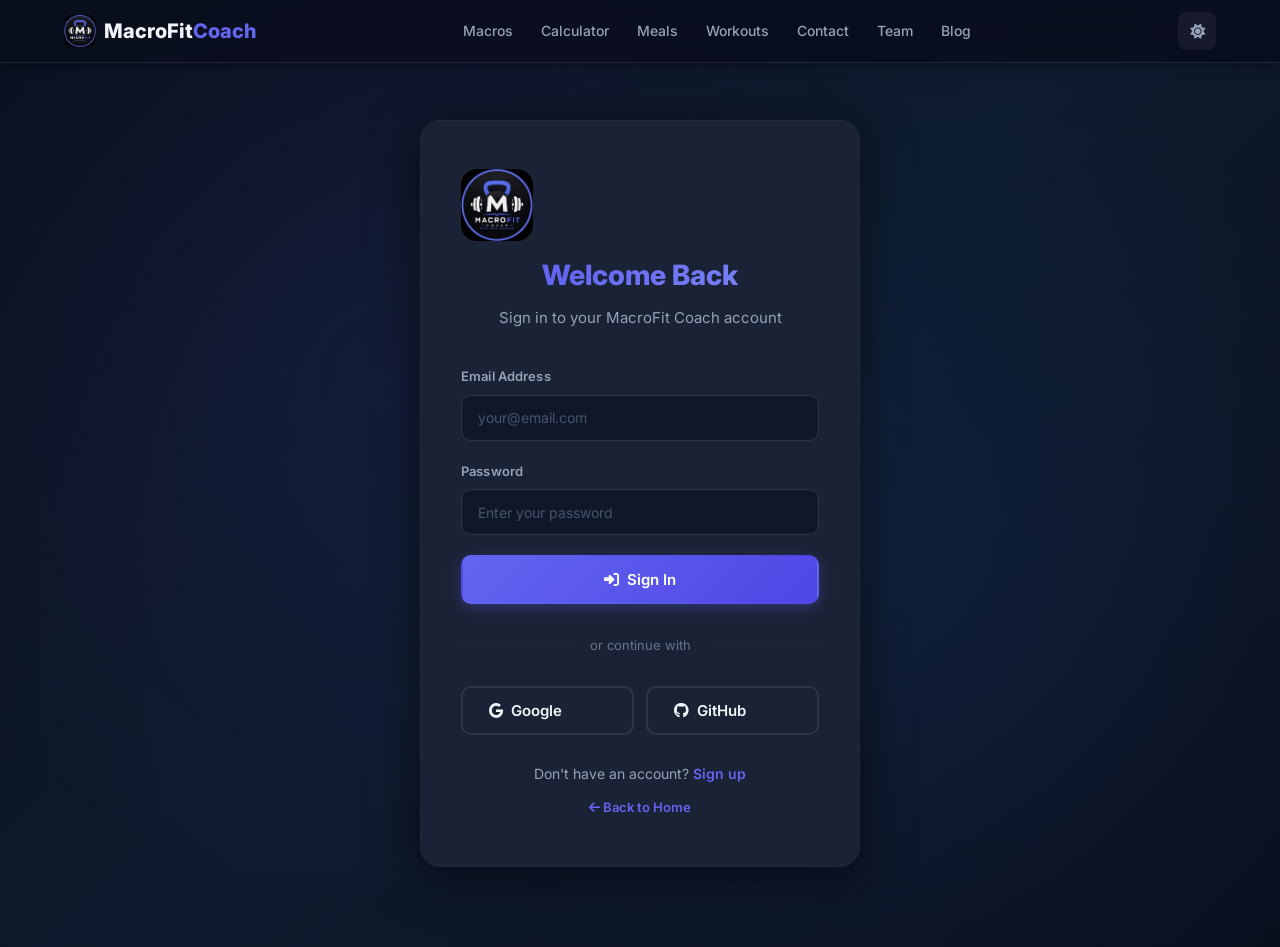
<file: login.html>
<!DOCTYPE html>
<html lang="en" data-theme="dark">
<head>
    <meta charset="UTF-8">
    <meta name="viewport" content="width=device-width, initial-scale=1.0">
    <title>Sign In | MacroFit Coach</title>
    <meta name="description" content="Sign in to your MacroFit Coach account.">
    <link rel="icon" href="assets/logo.png">
    <link rel="stylesheet" href="css/styles.css">
    <link rel="preconnect" href="https://fonts.googleapis.com">
    <link rel="preconnect" href="https://fonts.gstatic.com" crossorigin>
    <link href="https://fonts.googleapis.com/css2?family=Inter:wght@300;400;500;600;700;800;900&display=swap" rel="stylesheet">
    <link rel="stylesheet" href="https://cdnjs.cloudflare.com/ajax/libs/font-awesome/6.5.0/css/all.min.css">
</head>
<body class="auth-page">

    <!-- =============================================
         NAVIGATION
         ============================================= -->
    <nav class="navbar scrolled" id="navbar">
        <div class="nav-container">
            <a href="index.html" class="nav-logo">
                <img src="assets/logo.png" alt="MacroFit Coach" class="nav-logo-img">
                <span class="logo-text">MacroFit<span class="accent">Coach</span></span>
            </a>
            <ul class="nav-links" id="navLinks">
                <li><a href="index.html#macro-tracker">Macros</a></li>
                <li><a href="index.html#health-calculator">Calculator</a></li>
                <li><a href="index.html#meal-planner">Meals</a></li>
                <li><a href="index.html#workout-tracker">Workouts</a></li>
                <li><a href="index.html#contact">Contact</a></li>
                <li><a href="team.html">Team</a></li>
                <li><a href="blog.html">Blog</a></li>
            </ul>
            <div class="nav-actions">
                <button class="theme-toggle" id="themeToggle" aria-label="Toggle dark/light mode">
                    <i class="fas fa-sun" id="themeIcon"></i>
                </button>
                <button class="hamburger" id="hamburger" aria-label="Open menu">
                    <span></span><span></span><span></span>
                </button>
            </div>
        </div>
    </nav>

    <!-- =============================================
         LOGIN FORM
         ============================================= -->
    <section class="auth-section">
        <div class="auth-card">
            <div class="auth-header">
                <img src="assets/logo.png" alt="MacroFit Coach" style="width:72px; height:72px; border-radius:16px;">
                <h1>Welcome Back</h1>
                <p>Sign in to your MacroFit Coach account</p>
            </div>

            <div class="auth-message error" id="errorMessage"></div>

            <form id="loginForm">
                <div class="form-group">
                    <label for="loginEmail">Email Address</label>
                    <input type="email" id="loginEmail" placeholder="your@email.com" required>
                </div>

                <div class="form-group">
                    <label for="loginPassword">Password</label>
                    <input type="password" id="loginPassword" placeholder="Enter your password" required>
                </div>

                <button type="submit" class="btn btn-primary btn-full" id="loginBtn">
                    <i class="fas fa-sign-in-alt"></i> Sign In
                </button>
            </form>

            <div class="auth-divider"><span>or continue with</span></div>

            <div class="social-buttons">
                <button type="button" class="btn btn-outline" id="googleLoginBtn">
                    <i class="fab fa-google"></i> Google
                </button>
                <button type="button" class="btn btn-outline" id="githubLoginBtn">
                    <i class="fab fa-github"></i> GitHub
                </button>
            </div>

            <div class="auth-footer">
                <p>Don't have an account? <a href="register.html">Sign up</a></p>
                <p style="margin-top:12px; font-size:13px;"><a href="index.html"><i class="fas fa-arrow-left"></i> Back to Home</a></p>
            </div>
        </div>
    </section>

    <!-- =============================================
         PAGE SCRIPTS
         ============================================= -->
    <script>
        'use strict';

        /* Theme toggle */
        const themeToggle = document.getElementById('themeToggle');
        const themeIcon   = document.getElementById('themeIcon');
        const htmlEl      = document.documentElement;

        function applyTheme(theme) {
            htmlEl.setAttribute('data-theme', theme);
            if (themeIcon) themeIcon.className = theme === 'dark' ? 'fas fa-sun' : 'fas fa-moon';
        }

        applyTheme(localStorage.getItem('mfc_theme') || 'dark');

        themeToggle?.addEventListener('click', () => {
            const next = htmlEl.getAttribute('data-theme') === 'dark' ? 'light' : 'dark';
            localStorage.setItem('mfc_theme', next);
            applyTheme(next);
        });

        /* Mobile hamburger */
        const hamburger = document.getElementById('hamburger');
        const navLinks  = document.getElementById('navLinks');
        hamburger?.addEventListener('click', () => navLinks.classList.toggle('open'));
        navLinks?.querySelectorAll('a').forEach(a => a.addEventListener('click', () => navLinks.classList.remove('open')));

        /* ============================================================
           LOGIN — localStorage demo auth
           In production, replace with Azure Functions API calls.
           WARNING: Passwords are stored in plain text in localStorage.
           This is for demo/capstone purposes ONLY.
           ============================================================ */
        const loginForm    = document.getElementById('loginForm');
        const loginEmail   = document.getElementById('loginEmail');
        const loginPassword = document.getElementById('loginPassword');
        const loginBtn     = document.getElementById('loginBtn');
        const errorMessage = document.getElementById('errorMessage');

        // If already logged in, redirect
        if (localStorage.getItem('mfc_currentUser')) {
            window.location.href = 'index.html';
        }

        loginForm.addEventListener('submit', function(e) {
            e.preventDefault();
            hideMessage(errorMessage);

            const email    = loginEmail.value.trim();
            const password = loginPassword.value;

            if (!email || !password) {
                showMessage(errorMessage, 'Please fill in all fields.');
                return;
            }

            const users = JSON.parse(localStorage.getItem('mfc_users') || '[]');
            const user  = users.find(u => u.email === email);

            if (!user) {
                showMessage(errorMessage, 'Email not found. Please register first.');
                return;
            }

            if (user.password !== password) {
                showMessage(errorMessage, 'Incorrect password. Please try again.');
                return;
            }

            // Set session
            const session = {
                uid: user.uid,
                email: user.email,
                displayName: user.displayName,
                loginTime: new Date().toISOString()
            };
            localStorage.setItem('mfc_currentUser', JSON.stringify(session));

            window.location.href = 'index.html';
        });

        /* Social login (demo — generates a placeholder session) */
        document.getElementById('googleLoginBtn').addEventListener('click', () => socialLogin('Google'));
        document.getElementById('githubLoginBtn').addEventListener('click', () => socialLogin('GitHub'));

        function socialLogin(provider) {
            const session = {
                uid: provider.toLowerCase() + '-' + Date.now(),
                email: provider.toLowerCase() + '-user@demo.local',
                displayName: provider + ' User (Demo)',
                provider: provider,
                loginTime: new Date().toISOString()
            };
            localStorage.setItem('mfc_currentUser', JSON.stringify(session));
            window.location.href = 'index.html';
        }

        /* Helpers */
        function showMessage(el, text) {
            el.textContent = text;
            el.classList.add('show');
        }
        function hideMessage(el) {
            el.classList.remove('show');
        }
    </script>
</body>
</html>
</file>
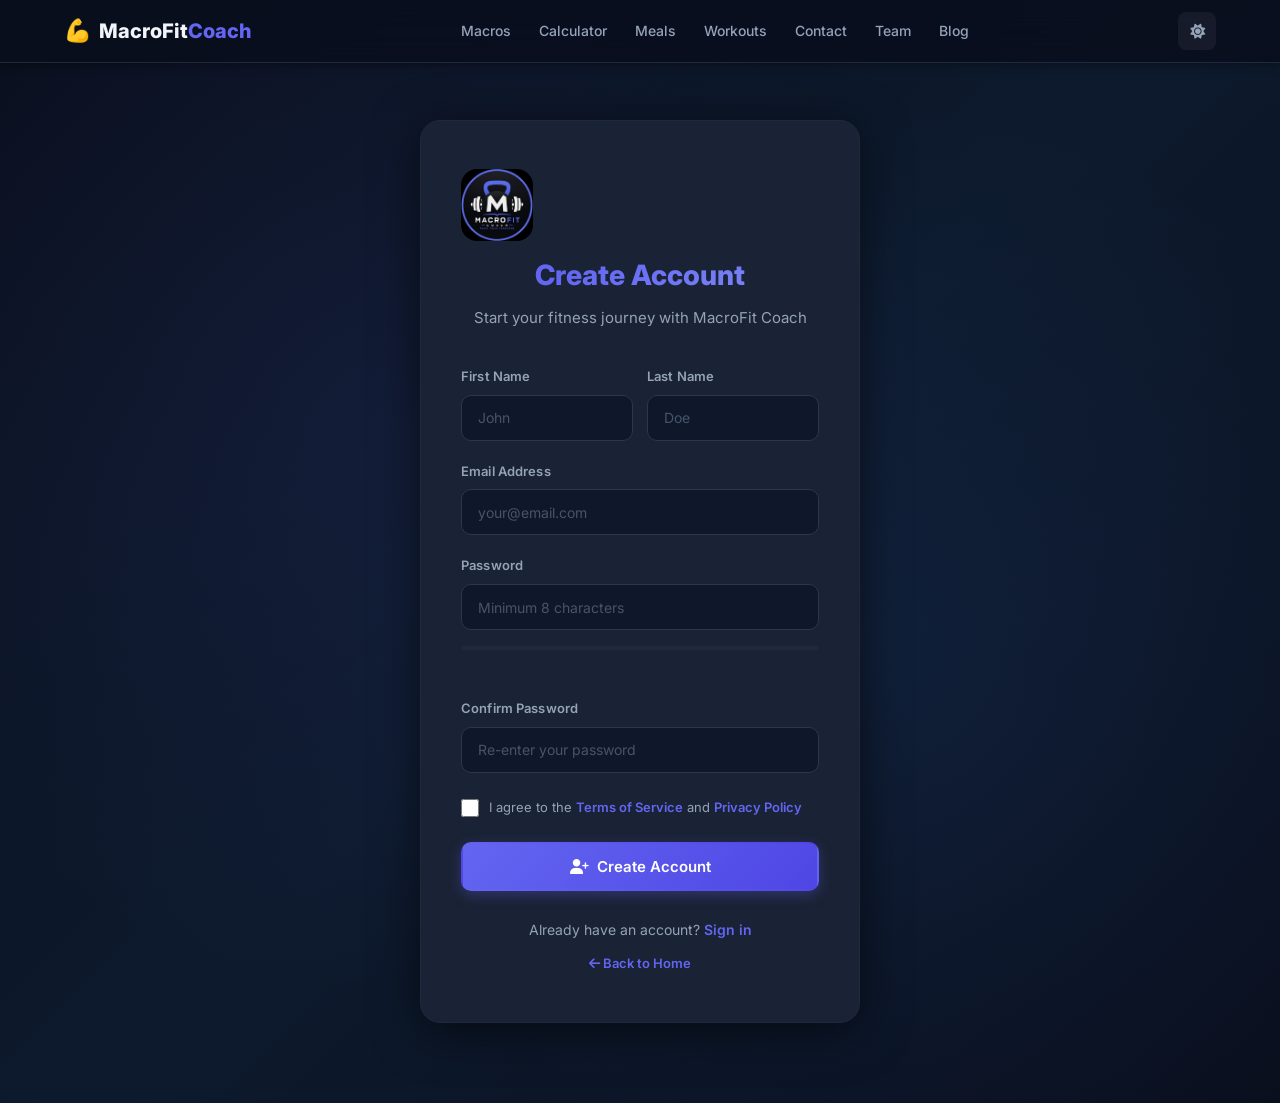
<file: register.html>
<!DOCTYPE html>
<html lang="en" data-theme="dark">
<head>
    <meta charset="UTF-8">
    <meta name="viewport" content="width=device-width, initial-scale=1.0">
    <title>Create Account | MacroFit Coach</title>
    <meta name="description" content="Create your MacroFit Coach account and start tracking your fitness journey.">
    <link rel="icon" href="assets/logo.png">
    <link rel="stylesheet" href="css/styles.css">
    <link rel="preconnect" href="https://fonts.googleapis.com">
    <link rel="preconnect" href="https://fonts.gstatic.com" crossorigin>
    <link href="https://fonts.googleapis.com/css2?family=Inter:wght@300;400;500;600;700;800;900&display=swap" rel="stylesheet">
    <link rel="stylesheet" href="https://cdnjs.cloudflare.com/ajax/libs/font-awesome/6.5.0/css/all.min.css">
</head>
<body class="auth-page">

    <!-- =============================================
         NAVIGATION
         ============================================= -->
    <nav class="navbar scrolled" id="navbar">
        <div class="nav-container">
            <a href="index.html" class="nav-logo">
                <span class="logo-icon">&#128170;</span>
                <span class="logo-text">MacroFit<span class="accent">Coach</span></span>
            </a>
            <ul class="nav-links" id="navLinks">
                <li><a href="index.html#macro-tracker">Macros</a></li>
                <li><a href="index.html#health-calculator">Calculator</a></li>
                <li><a href="index.html#meal-planner">Meals</a></li>
                <li><a href="index.html#workout-tracker">Workouts</a></li>
                <li><a href="index.html#contact">Contact</a></li>
                <li><a href="team.html">Team</a></li>
                <li><a href="blog.html">Blog</a></li>
            </ul>
            <div class="nav-actions">
                <button class="theme-toggle" id="themeToggle" aria-label="Toggle dark/light mode">
                    <i class="fas fa-sun" id="themeIcon"></i>
                </button>
                <button class="hamburger" id="hamburger" aria-label="Open menu">
                    <span></span><span></span><span></span>
                </button>
            </div>
        </div>
    </nav>

    <!-- =============================================
         REGISTER FORM
         ============================================= -->
    <section class="auth-section">
        <div class="auth-card">
            <div class="auth-header">
                <img src="assets/logo.png" alt="MacroFit Coach" style="width:72px; height:72px; border-radius:16px;">
                <h1>Create Account</h1>
                <p>Start your fitness journey with MacroFit Coach</p>
            </div>

            <div class="auth-message error" id="errorMessage"></div>
            <div class="auth-message success" id="successMessage"></div>

            <form id="registerForm">
                <div class="auth-form-row">
                    <div class="form-group">
                        <label for="firstName">First Name</label>
                        <input type="text" id="firstName" placeholder="John" required>
                    </div>
                    <div class="form-group">
                        <label for="lastName">Last Name</label>
                        <input type="text" id="lastName" placeholder="Doe" required>
                    </div>
                </div>

                <div class="form-group">
                    <label for="registerEmail">Email Address</label>
                    <input type="email" id="registerEmail" placeholder="your@email.com" required>
                </div>

                <div class="form-group">
                    <label for="registerPassword">Password</label>
                    <input type="password" id="registerPassword" placeholder="Minimum 8 characters" required>
                    <div class="password-strength">
                        <div class="strength-bar" id="strengthBar"></div>
                    </div>
                    <div class="strength-label" id="strengthLabel"></div>
                </div>

                <div class="form-group">
                    <label for="confirmPassword">Confirm Password</label>
                    <input type="password" id="confirmPassword" placeholder="Re-enter your password" required>
                </div>

                <div class="terms-check">
                    <input type="checkbox" id="termsCheck" required>
                    <label for="termsCheck">
                        I agree to the <a href="#">Terms of Service</a> and <a href="#">Privacy Policy</a>
                    </label>
                </div>

                <button type="submit" class="btn btn-primary btn-full" id="registerBtn">
                    <i class="fas fa-user-plus"></i> Create Account
                </button>
            </form>

            <div class="auth-footer">
                <p>Already have an account? <a href="login.html">Sign in</a></p>
                <p style="margin-top:12px; font-size:13px;"><a href="index.html"><i class="fas fa-arrow-left"></i> Back to Home</a></p>
            </div>
        </div>
    </section>

    <!-- =============================================
         PAGE SCRIPTS
         ============================================= -->
    <script>
        'use strict';

        /* Theme toggle */
        const themeToggle = document.getElementById('themeToggle');
        const themeIcon   = document.getElementById('themeIcon');
        const htmlEl      = document.documentElement;

        function applyTheme(theme) {
            htmlEl.setAttribute('data-theme', theme);
            if (themeIcon) themeIcon.className = theme === 'dark' ? 'fas fa-sun' : 'fas fa-moon';
        }

        applyTheme(localStorage.getItem('mfc_theme') || 'dark');

        themeToggle?.addEventListener('click', () => {
            const next = htmlEl.getAttribute('data-theme') === 'dark' ? 'light' : 'dark';
            localStorage.setItem('mfc_theme', next);
            applyTheme(next);
        });

        /* Mobile hamburger */
        const hamburger = document.getElementById('hamburger');
        const navLinks  = document.getElementById('navLinks');
        hamburger?.addEventListener('click', () => navLinks.classList.toggle('open'));
        navLinks?.querySelectorAll('a').forEach(a => a.addEventListener('click', () => navLinks.classList.remove('open')));

        /* ============================================================
           REGISTRATION — localStorage demo auth
           In production, replace with Azure Functions API calls:
           POST /api/register → hash password server-side → store in Cosmos DB
           WARNING: Passwords are stored in plain text in localStorage.
           This is for demo/capstone purposes ONLY.
           ============================================================ */
        const registerForm    = document.getElementById('registerForm');
        const firstNameInput  = document.getElementById('firstName');
        const lastNameInput   = document.getElementById('lastName');
        const registerEmail   = document.getElementById('registerEmail');
        const registerPassword = document.getElementById('registerPassword');
        const confirmPassword = document.getElementById('confirmPassword');
        const termsCheck      = document.getElementById('termsCheck');
        const registerBtn     = document.getElementById('registerBtn');
        const errorMessage    = document.getElementById('errorMessage');
        const successMessage  = document.getElementById('successMessage');
        const strengthBar     = document.getElementById('strengthBar');
        const strengthLabel   = document.getElementById('strengthLabel');

        // If already logged in, redirect
        if (localStorage.getItem('mfc_currentUser')) {
            window.location.href = 'index.html';
        }

        /* Password strength indicator */
        registerPassword.addEventListener('input', function() {
            const pw = this.value;
            let strength = 0;
            const checks = {
                length:  pw.length >= 8,
                lower:   /[a-z]/.test(pw),
                upper:   /[A-Z]/.test(pw),
                number:  /\d/.test(pw),
                special: /[!@#$%^&*()_+\-=\[\]{};':"\\|,.<>\/?]/.test(pw),
            };

            strength = Object.values(checks).filter(Boolean).length;

            strengthBar.className = 'strength-bar';
            if (pw.length === 0) {
                strengthLabel.textContent = '';
                return;
            } else if (strength <= 2) {
                strengthBar.classList.add('weak');
                strengthLabel.textContent = 'Weak';
                strengthLabel.style.color = '#ef4444';
            } else if (strength <= 3) {
                strengthBar.classList.add('medium');
                strengthLabel.textContent = 'Medium';
                strengthLabel.style.color = '#f59e0b';
            } else {
                strengthBar.classList.add('strong');
                strengthLabel.textContent = 'Strong';
                strengthLabel.style.color = '#6366f1';
            }
        });

        /* Form submission */
        registerForm.addEventListener('submit', function(e) {
            e.preventDefault();
            hideMessage(errorMessage);
            hideMessage(successMessage);

            const firstName = firstNameInput.value.trim();
            const lastName  = lastNameInput.value.trim();
            const email     = registerEmail.value.trim();
            const password  = registerPassword.value;
            const confirmPw = confirmPassword.value;

            // Validation
            if (!firstName || !lastName || !email || !password) {
                showMessage(errorMessage, 'Please fill in all fields.');
                return;
            }

            if (!/^[^\s@]+@[^\s@]+\.[^\s@]+$/.test(email)) {
                showMessage(errorMessage, 'Please enter a valid email address.');
                return;
            }

            if (password.length < 8) {
                showMessage(errorMessage, 'Password must be at least 8 characters.');
                return;
            }

            if (password !== confirmPw) {
                showMessage(errorMessage, 'Passwords do not match.');
                return;
            }

            if (!termsCheck.checked) {
                showMessage(errorMessage, 'Please agree to the Terms of Service.');
                return;
            }

            // Check for existing user
            const users = JSON.parse(localStorage.getItem('mfc_users') || '[]');
            if (users.some(u => u.email === email)) {
                showMessage(errorMessage, 'This email is already registered. <a href="login.html" style="color:var(--accent-green);font-weight:700;">Sign in instead</a>');
                return;
            }

            // Create user
            const newUser = {
                uid: 'user-' + Date.now(),
                email: email,
                displayName: firstName + ' ' + lastName,
                password: password, // DEMO ONLY — in production, hash with bcrypt on server
                createdAt: new Date().toISOString()
            };

            users.push(newUser);
            localStorage.setItem('mfc_users', JSON.stringify(users));

            // Auto-login
            const session = {
                uid: newUser.uid,
                email: newUser.email,
                displayName: newUser.displayName,
                loginTime: new Date().toISOString()
            };
            localStorage.setItem('mfc_currentUser', JSON.stringify(session));

            showMessage(successMessage, 'Account created! Redirecting to dashboard...');
            registerBtn.disabled = true;

            setTimeout(() => {
                window.location.href = 'index.html';
            }, 2000);
        });

        /* Helpers */
        function showMessage(el, html) {
            el.innerHTML = html;
            el.classList.add('show');
        }
        function hideMessage(el) {
            el.classList.remove('show');
        }
    </script>
</body>
</html>
</file>
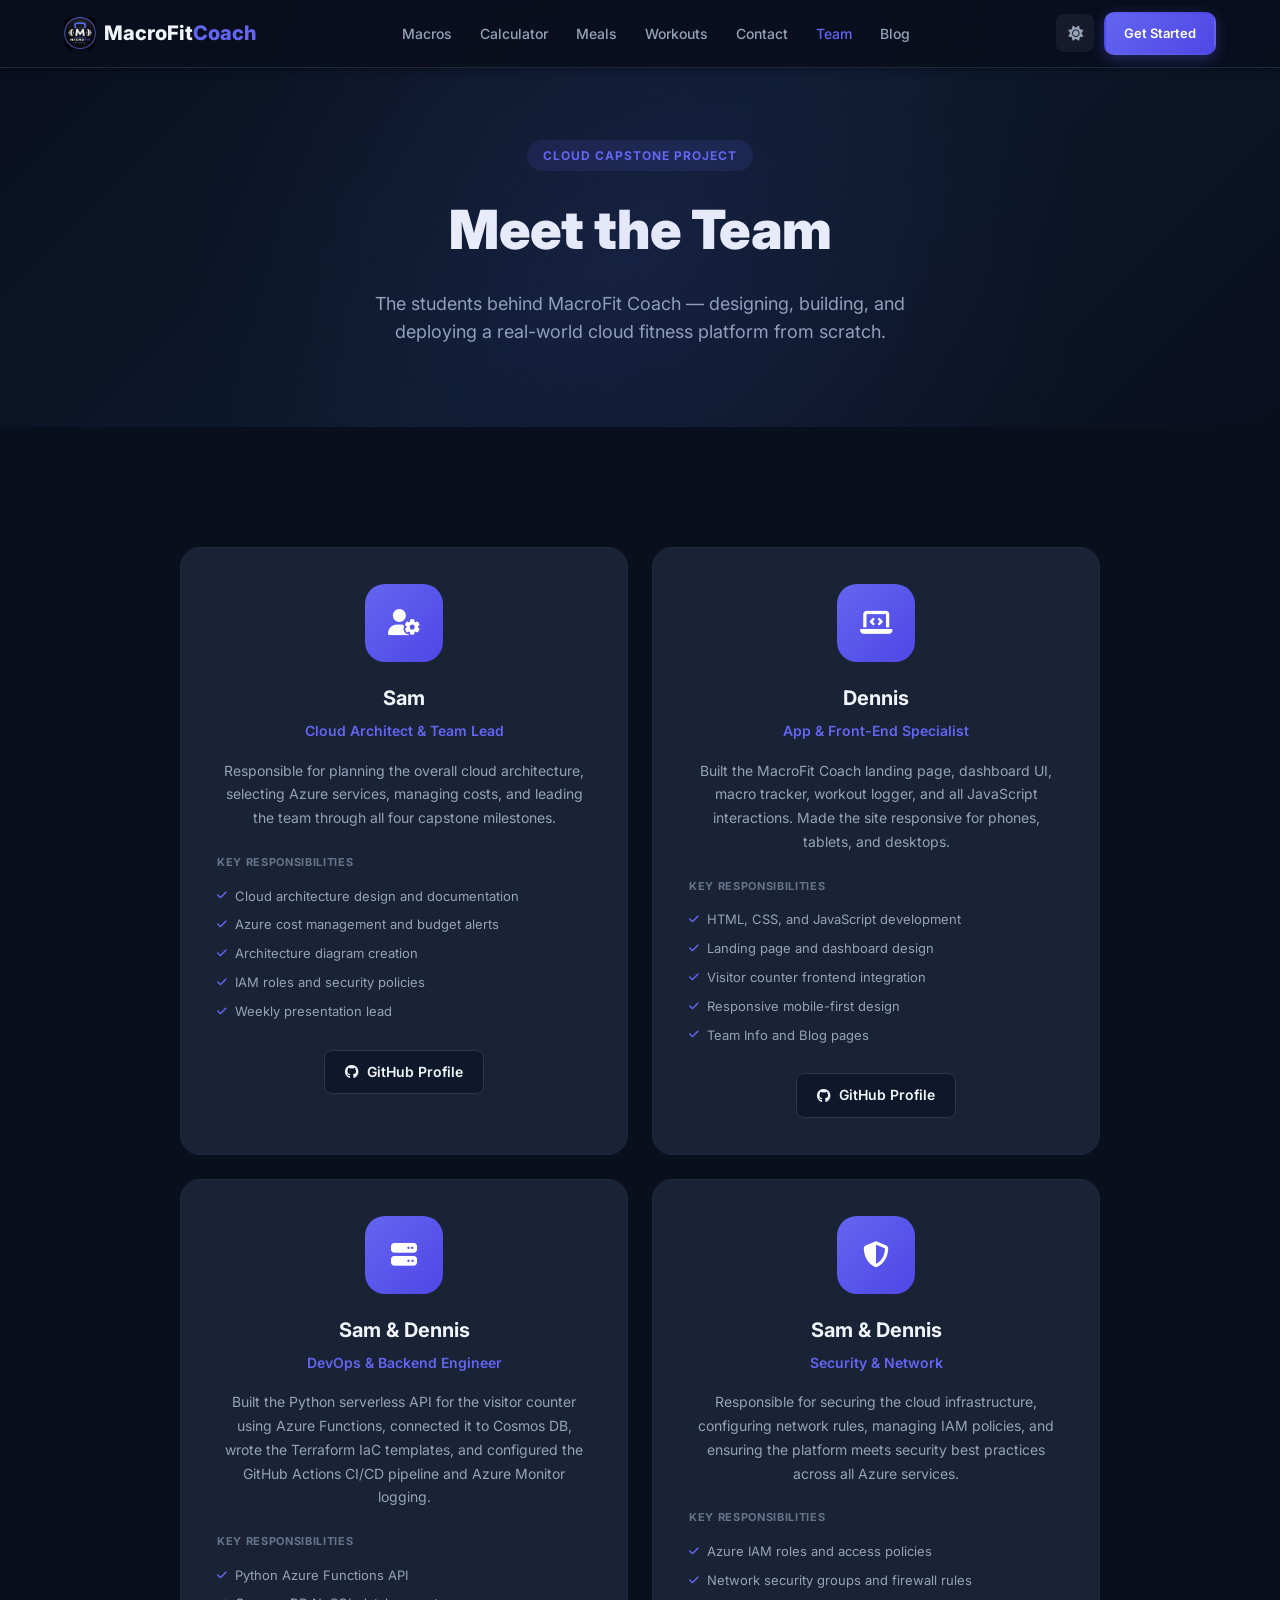
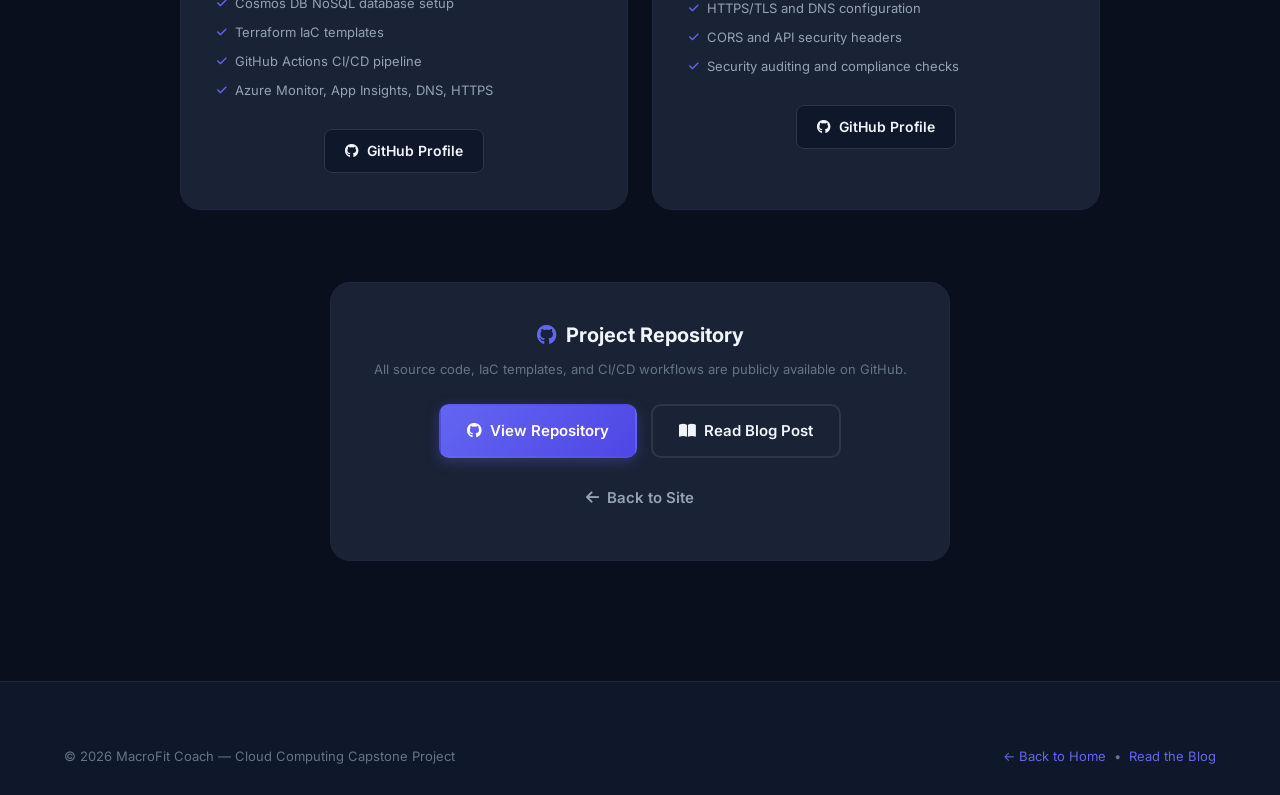
<file: team.html>
<!DOCTYPE html>
<html lang="en" data-theme="dark">
<head>
    <meta charset="UTF-8">
    <meta name="viewport" content="width=device-width, initial-scale=1.0">
    <title>Team Info | MacroFit Coach</title>
    <meta name="description" content="Meet the team behind MacroFit Coach — a cloud capstone project built by students.">
    <link rel="icon" href="assets/logo.png">
    <link rel="stylesheet" href="css/styles.css">
    <link rel="preconnect" href="https://fonts.googleapis.com">
    <link rel="preconnect" href="https://fonts.gstatic.com" crossorigin>
    <link href="https://fonts.googleapis.com/css2?family=Inter:wght@300;400;500;600;700;800;900&display=swap" rel="stylesheet">
    <link rel="stylesheet" href="https://cdnjs.cloudflare.com/ajax/libs/font-awesome/6.5.0/css/all.min.css">
</head>
<body>

    <!-- =============================================
         NAVIGATION
         ============================================= -->
    <nav class="navbar scrolled" id="navbar">
        <div class="nav-container">
            <a href="index.html" class="nav-logo">
                <img src="assets/logo.png" alt="MacroFit Coach" class="nav-logo-img">
                <span class="logo-text">MacroFit<span class="accent">Coach</span></span>
            </a>
            <ul class="nav-links" id="navLinks">
                <li><a href="index.html#macro-tracker">Macros</a></li>
                <li><a href="index.html#health-calculator">Calculator</a></li>
                <li><a href="index.html#meal-planner">Meals</a></li>
                <li><a href="index.html#workout-tracker">Workouts</a></li>
                <li><a href="index.html#contact">Contact</a></li>
                <li><a href="team.html" style="color:var(--accent-green);">Team</a></li>
                <li><a href="blog.html">Blog</a></li>
            </ul>
            <div class="nav-actions">
                <button class="theme-toggle" id="themeToggle" aria-label="Toggle dark/light mode">
                    <i class="fas fa-sun" id="themeIcon"></i>
                </button>
                <a href="register.html" class="btn btn-primary btn-sm" id="navGetStarted">Get Started</a>
                <div class="nav-user" id="navUser" style="display:none;">
                    <span class="nav-user-name" id="navUserName"></span>
                    <button class="btn btn-ghost btn-sm" id="navLogout"><i class="fas fa-sign-out-alt"></i> Logout</button>
                </div>
                <button class="hamburger" id="hamburger" aria-label="Open menu">
                    <span></span><span></span><span></span>
                </button>
            </div>
        </div>
    </nav>

    <!-- =============================================
         PAGE HERO
         ============================================= -->
    <section class="page-hero">
        <div class="container">
            <span class="section-tag">Cloud Capstone Project</span>
            <h1>Meet the Team</h1>
            <p>
                The students behind MacroFit Coach &mdash; designing, building, and deploying
                a real-world cloud fitness platform from scratch.
            </p>
        </div>
    </section>

    <!-- =============================================
         TEAM MEMBERS
         ============================================= -->
    <section class="team-section">
        <div class="container">
            <div class="team-grid">

                <!-- ---- Team Member 1: Cloud Architect / Team Lead ---- -->
                <div class="team-card reveal">
                    <div class="team-avatar">
                        <i class="fas fa-user-cog"></i>
                    </div>
                    <div class="team-name">Sam</div>
                    <div class="team-role">Cloud Architect &amp; Team Lead</div>
                    <p class="team-desc">
                        Responsible for planning the overall cloud architecture, selecting Azure services,
                        managing costs, and leading the team through all four capstone milestones.
                    </p>
                    <div class="team-responsibilities">
                        <h4>Key Responsibilities</h4>
                        <div class="responsibility-item"><i class="fas fa-check"></i> Cloud architecture design and documentation</div>
                        <div class="responsibility-item"><i class="fas fa-check"></i> Azure cost management and budget alerts</div>
                        <div class="responsibility-item"><i class="fas fa-check"></i> Architecture diagram creation</div>
                        <div class="responsibility-item"><i class="fas fa-check"></i> IAM roles and security policies</div>
                        <div class="responsibility-item"><i class="fas fa-check"></i> Weekly presentation lead</div>
                    </div>
                    <a href="https://github.com/sam29quiroz" target="_blank" rel="noopener noreferrer" class="github-btn">
                        <i class="fab fa-github"></i> GitHub Profile
                    </a>
                </div>

                <!-- ---- Team Member 2: App & Front-End Specialist ---- -->
                <div class="team-card reveal reveal-delay-1">
                    <div class="team-avatar">
                        <i class="fas fa-laptop-code"></i>
                    </div>
                    <div class="team-name">Dennis</div>
                    <div class="team-role">App &amp; Front-End Specialist</div>
                    <p class="team-desc">
                        Built the MacroFit Coach landing page, dashboard UI, macro tracker,
                        workout logger, and all JavaScript interactions. Made the site responsive
                        for phones, tablets, and desktops.
                    </p>
                    <div class="team-responsibilities">
                        <h4>Key Responsibilities</h4>
                        <div class="responsibility-item"><i class="fas fa-check"></i> HTML, CSS, and JavaScript development</div>
                        <div class="responsibility-item"><i class="fas fa-check"></i> Landing page and dashboard design</div>
                        <div class="responsibility-item"><i class="fas fa-check"></i> Visitor counter frontend integration</div>
                        <div class="responsibility-item"><i class="fas fa-check"></i> Responsive mobile-first design</div>
                        <div class="responsibility-item"><i class="fas fa-check"></i> Team Info and Blog pages</div>
                    </div>
                    <a href="https://github.com/denunez735-collab" target="_blank" rel="noopener noreferrer" class="github-btn">
                        <i class="fab fa-github"></i> GitHub Profile
                    </a>
                </div>

                <!-- ---- Team Member 3: DevOps & Backend Engineer ---- -->
                <div class="team-card reveal reveal-delay-2">
                    <div class="team-avatar">
                        <i class="fas fa-server"></i>
                    </div>
                    <div class="team-name">Sam &amp; Dennis</div>
                    <div class="team-role">DevOps &amp; Backend Engineer</div>
                    <p class="team-desc">
                        Built the Python serverless API for the visitor counter using Azure Functions,
                        connected it to Cosmos DB, wrote the Terraform IaC templates, and configured
                        the GitHub Actions CI/CD pipeline and Azure Monitor logging.
                    </p>
                    <div class="team-responsibilities">
                        <h4>Key Responsibilities</h4>
                        <div class="responsibility-item"><i class="fas fa-check"></i> Python Azure Functions API</div>
                        <div class="responsibility-item"><i class="fas fa-check"></i> Cosmos DB NoSQL database setup</div>
                        <div class="responsibility-item"><i class="fas fa-check"></i> Terraform IaC templates</div>
                        <div class="responsibility-item"><i class="fas fa-check"></i> GitHub Actions CI/CD pipeline</div>
                        <div class="responsibility-item"><i class="fas fa-check"></i> Azure Monitor, App Insights, DNS, HTTPS</div>
                    </div>
                    <a href="https://github.com/Team11-F-it-services-app" target="_blank" rel="noopener noreferrer" class="github-btn">
                        <i class="fab fa-github"></i> GitHub Profile
                    </a>
                </div>

                <!-- ---- Team Role 4: Security & Network ---- -->
                <div class="team-card reveal reveal-delay-3">
                    <div class="team-avatar">
                        <i class="fas fa-shield-alt"></i>
                    </div>
                    <div class="team-name">Sam &amp; Dennis</div>
                    <div class="team-role">Security &amp; Network</div>
                    <p class="team-desc">
                        Responsible for securing the cloud infrastructure, configuring network rules,
                        managing IAM policies, and ensuring the platform meets security best practices
                        across all Azure services.
                    </p>
                    <div class="team-responsibilities">
                        <h4>Key Responsibilities</h4>
                        <div class="responsibility-item"><i class="fas fa-check"></i> Azure IAM roles and access policies</div>
                        <div class="responsibility-item"><i class="fas fa-check"></i> Network security groups and firewall rules</div>
                        <div class="responsibility-item"><i class="fas fa-check"></i> HTTPS/TLS and DNS configuration</div>
                        <div class="responsibility-item"><i class="fas fa-check"></i> CORS and API security headers</div>
                        <div class="responsibility-item"><i class="fas fa-check"></i> Security auditing and compliance checks</div>
                    </div>
                    <a href="https://github.com/Team11-F-it-services-app" target="_blank" rel="noopener noreferrer" class="github-btn">
                        <i class="fab fa-github"></i> GitHub Profile
                    </a>
                </div>

            </div><!-- /.team-grid -->

            <!-- ---- Project Repository Card ---- -->
            <div style="margin-top: 72px; text-align: center;">
                <div class="tracker-form-card" style="max-width: 620px; margin: 0 auto;">
                    <h3 style="justify-content:center; margin-bottom: 8px;">
                        <i class="fab fa-github"></i> Project Repository
                    </h3>
                    <p class="form-note" style="text-align: center;">
                        All source code, IaC templates, and CI/CD workflows are publicly available on GitHub.
                    </p>
                    <div style="display:flex; gap:14px; justify-content:center; margin-top:20px; flex-wrap:wrap;">
                        <a href="https://github.com/Team11-F-it-services-app/MicroFit" target="_blank" rel="noopener noreferrer" class="btn btn-primary">
                            <i class="fab fa-github"></i> View Repository
                        </a>
                        <a href="blog.html" class="btn btn-outline">
                            <i class="fas fa-book-open"></i> Read Blog Post
                        </a>
                        <a href="index.html" class="btn btn-ghost">
                            <i class="fas fa-arrow-left"></i> Back to Site
                        </a>
                    </div>
                </div>
            </div>

        </div><!-- /.container -->
    </section>

    <!-- =============================================
         FOOTER
         ============================================= -->
    <footer class="footer">
        <div class="container">
            <div class="footer-bottom" style="border-top: none; padding-top: 0;">
                <p>&copy; 2026 MacroFit Coach &mdash; Cloud Computing Capstone Project</p>
                <p>
                    <a href="index.html" style="color:var(--accent-green);">&#8592; Back to Home</a>
                    &nbsp;&bull;&nbsp;
                    <a href="blog.html" style="color:var(--accent-green);">Read the Blog</a>
                </p>
            </div>
        </div>
    </footer>

    <!-- =============================================
         PAGE SCRIPTS
         (Minimal — theme toggle, hamburger, scroll reveal)
         ============================================= -->
    <script>
        'use strict';

        /* Theme toggle */
        const themeToggle = document.getElementById('themeToggle');
        const themeIcon   = document.getElementById('themeIcon');
        const htmlEl      = document.documentElement;

        function applyTheme(theme) {
            htmlEl.setAttribute('data-theme', theme);
            if (themeIcon) {
                themeIcon.className = theme === 'dark' ? 'fas fa-sun' : 'fas fa-moon';
            }
        }

        applyTheme(localStorage.getItem('mfc_theme') || 'dark');

        themeToggle?.addEventListener('click', () => {
            const next = htmlEl.getAttribute('data-theme') === 'dark' ? 'light' : 'dark';
            localStorage.setItem('mfc_theme', next);
            applyTheme(next);
        });

        /* Mobile hamburger */
        const hamburger = document.getElementById('hamburger');
        const navLinks  = document.getElementById('navLinks');
        hamburger?.addEventListener('click', () => navLinks.classList.toggle('open'));
        navLinks?.querySelectorAll('a').forEach(a => a.addEventListener('click', () => navLinks.classList.remove('open')));

        /* Scroll reveal */
        const revealObs = new IntersectionObserver(entries => {
            entries.forEach(e => { if (e.isIntersecting) e.target.classList.add('visible'); });
        }, { threshold: 0.08 });
        document.querySelectorAll('.reveal').forEach(el => revealObs.observe(el));

        /* Nav auth state */
        (function() {
            const user = JSON.parse(localStorage.getItem('mfc_currentUser') || 'null');
            const getStartedBtn = document.getElementById('navGetStarted');
            const navUser = document.getElementById('navUser');
            const navUserName = document.getElementById('navUserName');
            const navLogout = document.getElementById('navLogout');
            if (user && user.displayName) {
                if (getStartedBtn) getStartedBtn.style.display = 'none';
                if (navUser) navUser.style.display = 'flex';
                if (navUserName) navUserName.textContent = user.displayName;
            }
            navLogout?.addEventListener('click', () => {
                localStorage.removeItem('mfc_currentUser');
                window.location.reload();
            });
        })();
    </script>
</body>
</html>
</file>
<file: css/styles.css>
/* ============================================================
   MACROFIT COACH — Main Stylesheet
   Cloud Computing Capstone Project 2026
   ============================================================ */

/* ---- CSS Custom Properties (Design Tokens) ---- */
:root {
    /* Backgrounds */
    --bg-primary:    #0a0f1e;
    --bg-secondary:  #0f172a;
    --bg-card:       #1a2235;
    --bg-card-hover: #1e2a42;

    /* Borders */
    --border:        #1e293b;
    --border-light:  #2d3748;

    /* Accent Colors — Indigo brand (matches logo) */
    --accent-green:       #6366f1;
    --accent-green-dark:  #4f46e5;
    --accent-green-light: #818cf8;
    --accent-blue:        #3b82f6;
    --accent-purple:      #8b5cf6;
    --accent-orange:      #f59e0b;
    --accent-teal:        #14b8a6;
    --accent-pink:        #ec4899;
    --accent-cyan:        #06b6d4;

    /* Text */
    --text-primary:   #f1f5f9;
    --text-secondary: #94a3b8;
    --text-muted:     #64748b;

    /* Gradients */
    --gradient-green: linear-gradient(135deg, #6366f1 0%, #4f46e5 100%);
    --gradient-blue:  linear-gradient(135deg, #3b82f6 0%, #2563eb 100%);
    --gradient-hero:  linear-gradient(135deg, #0a0f1e 0%, #0d1a2d 50%, #0a0f1e 100%);

    /* Shadows */
    --shadow-sm:   0 2px 8px rgba(0,0,0,0.35);
    --shadow-md:   0 4px 24px rgba(0,0,0,0.45);
    --shadow-lg:   0 8px 48px rgba(0,0,0,0.55);
    --shadow-glow: 0 0 24px rgba(99,102,241,0.18);

    /* Layout */
    --section-py:    120px;
    --container-max: 1200px;
    --radius:        12px;
    --radius-lg:     20px;

    /* Transitions */
    --transition:      all 0.3s cubic-bezier(0.4, 0, 0.2, 1);
    --transition-fast: all 0.15s ease;
}

/* ---- Light Theme Override ---- */
[data-theme="light"] {
    --bg-primary:    #f8fafc;
    --bg-secondary:  #f1f5f9;
    --bg-card:       #ffffff;
    --bg-card-hover: #f8fafc;
    --border:        #e2e8f0;
    --border-light:  #cbd5e1;
    --text-primary:  #0f172a;
    --text-secondary: #475569;
    --text-muted:    #94a3b8;
    --shadow-sm:  0 2px 8px rgba(0,0,0,0.07);
    --shadow-md:  0 4px 24px rgba(0,0,0,0.09);
    --shadow-lg:  0 8px 48px rgba(0,0,0,0.11);
    --gradient-hero: linear-gradient(135deg, #eef2ff 0%, #eff6ff 50%, #eef2ff 100%);
}

/* Light-mode adjustments for section glows and accents */
[data-theme="light"] .features::after {
    background: radial-gradient(ellipse, rgba(99,102,241,0.06) 0%, transparent 70%);
}
[data-theme="light"] .health-calculator::after {
    background: radial-gradient(ellipse, rgba(59,130,246,0.06) 0%, transparent 70%);
}
[data-theme="light"] .workout-tracker::after {
    background: radial-gradient(ellipse, rgba(139,92,246,0.06) 0%, transparent 70%);
}
[data-theme="light"] .hero-bg {
    background-image:
        radial-gradient(circle at 18% 55%, rgba(99,102,241,0.07) 0%, transparent 48%),
        radial-gradient(circle at 82% 20%, rgba(59,130,246,0.07) 0%, transparent 48%),
        linear-gradient(rgba(0,0,0,0.02) 1px, transparent 1px),
        linear-gradient(90deg, rgba(0,0,0,0.02) 1px, transparent 1px);
    background-size: 100% 100%, 100% 100%, 44px 44px, 44px 44px;
}
[data-theme="light"] .meal-card:hover {
    box-shadow: var(--shadow-md), 0 0 20px rgba(245,158,11,0.12);
}
[data-theme="light"] .counter-card {
    border-color: rgba(99,102,241,0.18);
    box-shadow: 0 0 40px rgba(99,102,241,0.04);
}
[data-theme="light"] .testimonial-card.featured {
    border-color: rgba(99,102,241,0.22);
    box-shadow: 0 0 28px rgba(99,102,241,0.06);
}

/* ============================================================
   RESET & BASE
   ============================================================ */
*, *::before, *::after {
    margin: 0;
    padding: 0;
    box-sizing: border-box;
}

html {
    scroll-behavior: smooth;
    font-size: 16px;
}

body {
    font-family: 'Inter', -apple-system, BlinkMacSystemFont, 'Segoe UI', sans-serif;
    background-color: var(--bg-primary);
    color: var(--text-primary);
    line-height: 1.6;
    overflow-x: hidden;
    transition: background-color 0.3s ease, color 0.3s ease;
}

img  { max-width: 100%; display: block; }
a    { text-decoration: none; color: inherit; }
ul   { list-style: none; }
button { cursor: pointer; border: none; background: none; font-family: inherit; }
input, select, textarea { font-family: inherit; }

/* ---- Layout Container ---- */
.container {
    max-width: var(--container-max);
    margin: 0 auto;
    padding: 0 24px;
}

/* ============================================================
   BUTTONS
   ============================================================ */
.btn {
    display: inline-flex;
    align-items: center;
    gap: 8px;
    padding: 13px 26px;
    border-radius: 10px;
    font-size: 15px;
    font-weight: 600;
    transition: var(--transition);
    white-space: nowrap;
    cursor: pointer;
    border: 2px solid transparent;
    min-height: 48px;
}

/* Primary — green gradient */
.btn-primary {
    background: var(--gradient-green);
    color: #fff;
    box-shadow: 0 4px 14px rgba(99,102,241,0.30);
}
.btn-primary:hover {
    transform: translateY(-2px);
    box-shadow: 0 6px 22px rgba(99,102,241,0.42);
}
.btn-primary:active { transform: translateY(0); }

/* Outline — bordered */
.btn-outline {
    background: transparent;
    color: var(--text-primary);
    border-color: var(--border-light);
}
.btn-outline:hover {
    border-color: var(--accent-green);
    color: var(--accent-green);
    transform: translateY(-2px);
}

/* Ghost — subtle */
.btn-ghost {
    background: transparent;
    color: var(--text-secondary);
    border-color: transparent;
    padding: 12px 20px;
}
.btn-ghost:hover {
    background: var(--bg-secondary);
    color: var(--text-primary);
}

/* Size modifiers */
.btn-sm  { padding: 9px 18px; font-size: 13px; min-height: 38px; }
.btn-lg  { padding: 16px 34px; font-size: 16px; min-height: 52px; }
.btn-full { width: 100%; justify-content: center; }

/* ============================================================
   TYPOGRAPHY HELPERS
   ============================================================ */
.accent { color: var(--accent-green); }

.gradient-text {
    background: linear-gradient(135deg, #6366f1 30%, #818cf8 100%);
    -webkit-background-clip: text;
    -webkit-text-fill-color: transparent;
    background-clip: text;
}

/* ---- Shared Section Header ---- */
.section-header {
    text-align: center;
    margin-bottom: 72px;
}

.section-tag {
    display: inline-block;
    background: rgba(99,102,241,0.12);
    color: var(--accent-green);
    padding: 6px 16px;
    border-radius: 100px;
    font-size: 12px;
    font-weight: 700;
    letter-spacing: 0.08em;
    text-transform: uppercase;
    margin-bottom: 16px;
}

.section-title {
    font-size: clamp(28px, 4vw, 42px);
    font-weight: 800;
    line-height: 1.2;
    margin-bottom: 16px;
    letter-spacing: -0.02em;
}

.section-desc {
    font-size: 17px;
    color: var(--text-secondary);
    max-width: 600px;
    margin: 0 auto;
    line-height: 1.7;
}

/* ============================================================
   NAVBAR
   ============================================================ */
.navbar {
    position: fixed;
    top: 0; left: 0; right: 0;
    z-index: 1000;
    padding: 18px 0;
    transition: var(--transition);
    background: transparent;
}

/* Scrolled state — frosted glass */
.navbar.scrolled {
    background: rgba(10,15,30,0.92);
    backdrop-filter: blur(20px);
    -webkit-backdrop-filter: blur(20px);
    border-bottom: 1px solid var(--border);
    padding: 12px 0;
    box-shadow: var(--shadow-sm);
}

[data-theme="light"] .navbar.scrolled {
    background: rgba(248,250,252,0.92);
}

.nav-container {
    max-width: var(--container-max);
    margin: 0 auto;
    padding: 0 24px;
    display: flex;
    align-items: center;
    gap: 24px;
}

.nav-logo {
    display: flex;
    align-items: center;
    gap: 8px;
    font-size: 20px;
    font-weight: 800;
    flex-shrink: 0;
    text-decoration: none;
}
.logo-icon { font-size: 22px; }
.nav-logo-img {
    width: 32px;
    height: 32px;
    border-radius: 8px;
    object-fit: cover;
    flex-shrink: 0;
}

.nav-links {
    display: flex;
    align-items: center;
    gap: 2px;
    margin: 0 auto;
}
.nav-links a {
    padding: 8px 13px;
    border-radius: 8px;
    font-size: 14px;
    font-weight: 500;
    color: var(--text-secondary);
    transition: var(--transition-fast);
}
.nav-links a:hover {
    color: var(--text-primary);
    background: rgba(255,255,255,0.06);
}
[data-theme="light"] .nav-links a:hover {
    background: rgba(0,0,0,0.06);
}

.nav-actions {
    display: flex;
    align-items: center;
    gap: 10px;
    flex-shrink: 0;
}

/* Theme Toggle Button */
.theme-toggle {
    width: 38px;
    height: 38px;
    border-radius: 8px;
    display: flex;
    align-items: center;
    justify-content: center;
    color: var(--text-secondary);
    background: rgba(255,255,255,0.05);
    transition: var(--transition-fast);
    font-size: 15px;
}
.theme-toggle:hover {
    color: var(--text-primary);
    background: rgba(255,255,255,0.12);
}
[data-theme="light"] .theme-toggle { background: rgba(0,0,0,0.05); }
[data-theme="light"] .theme-toggle:hover { background: rgba(0,0,0,0.1); }

/* Nav User Indicator */
.nav-user {
    display: flex;
    align-items: center;
    gap: 10px;
}
.nav-user-name {
    font-size: 13px;
    font-weight: 600;
    color: var(--accent-green);
    padding: 6px 14px;
    background: rgba(99,102,241,0.1);
    border: 1px solid rgba(99,102,241,0.22);
    border-radius: 100px;
    white-space: nowrap;
}
.nav-user-name::before {
    content: '\f007';
    font-family: 'Font Awesome 6 Free';
    font-weight: 900;
    margin-right: 6px;
    font-size: 11px;
}

/* Mobile Hamburger */
.hamburger {
    display: none;
    flex-direction: column;
    gap: 5px;
    width: 38px;
    height: 38px;
    align-items: center;
    justify-content: center;
    border-radius: 8px;
    background: rgba(255,255,255,0.05);
    padding: 8px;
}
.hamburger span {
    display: block;
    width: 18px;
    height: 2px;
    background: var(--text-primary);
    border-radius: 2px;
    transition: var(--transition-fast);
}

/* ============================================================
   HERO SECTION
   ============================================================ */
.hero {
    min-height: 100vh;
    display: flex;
    align-items: center;
    position: relative;
    overflow: hidden;
    padding: 120px 0 80px;
    background: var(--gradient-hero);
}

/* Decorative grid + glow background */
.hero-bg {
    position: absolute;
    inset: 0;
    pointer-events: none;
    background-image:
        radial-gradient(circle at 18% 55%, rgba(99,102,241,0.09) 0%, transparent 48%),
        radial-gradient(circle at 82% 20%, rgba(59,130,246,0.09) 0%, transparent 48%),
        linear-gradient(rgba(255,255,255,0.018) 1px, transparent 1px),
        linear-gradient(90deg, rgba(255,255,255,0.018) 1px, transparent 1px);
    background-size: 100% 100%, 100% 100%, 44px 44px, 44px 44px;
}

.hero .container {
    display: grid;
    grid-template-columns: 1fr 1fr;
    gap: 72px;
    align-items: center;
}

/* Badge */
.hero-badge {
    display: inline-flex;
    align-items: center;
    gap: 8px;
    background: rgba(99,102,241,0.1);
    border: 1px solid rgba(99,102,241,0.22);
    color: var(--accent-green);
    padding: 8px 16px;
    border-radius: 100px;
    font-size: 13px;
    font-weight: 500;
    margin-bottom: 24px;
}
.badge-dot {
    width: 8px; height: 8px;
    border-radius: 50%;
    background: var(--accent-green);
    animation: pulse-dot 2s infinite;
}
@keyframes pulse-dot {
    0%, 100% { opacity: 1; transform: scale(1); }
    50%       { opacity: 0.4; transform: scale(0.75); }
}

/* Headline */
.hero-title {
    font-size: clamp(36px, 5vw, 58px);
    font-weight: 900;
    line-height: 1.1;
    letter-spacing: -0.025em;
    margin-bottom: 24px;
}

/* Description */
.hero-description {
    font-size: 18px;
    color: var(--text-secondary);
    max-width: 500px;
    line-height: 1.75;
    margin-bottom: 40px;
}

/* CTA Buttons row */
.hero-actions {
    display: flex;
    gap: 16px;
    margin-bottom: 56px;
    flex-wrap: wrap;
}

/* Stats row */
.hero-stats {
    display: flex;
    align-items: center;
    padding-top: 32px;
    border-top: 1px solid var(--border);
}
.stat { display: flex; flex-direction: column; padding-right: 32px; }
.stat-value {
    font-size: 28px;
    font-weight: 800;
    color: var(--accent-green);
}
.stat-label { font-size: 13px; color: var(--text-secondary); }
.stat-divider {
    width: 1px; height: 40px;
    background: var(--border);
    margin-right: 32px;
    flex-shrink: 0;
}

/* ---- Hero Dashboard Preview Card ---- */
.dashboard-preview {
    background: var(--bg-card);
    border: 1px solid var(--border);
    border-radius: var(--radius-lg);
    overflow: hidden;
    box-shadow: var(--shadow-lg), 0 0 60px rgba(99,102,241,0.06);
    animation: float 6s ease-in-out infinite;
}
@keyframes float {
    0%, 100% { transform: translateY(0);   }
    50%       { transform: translateY(-10px); }
}

.preview-header {
    display: flex;
    align-items: center;
    gap: 10px;
    padding: 14px 18px;
    background: var(--bg-secondary);
    border-bottom: 1px solid var(--border);
}
.preview-dots { display: flex; gap: 6px; }
.preview-dots span {
    width: 10px; height: 10px;
    border-radius: 50%;
}
.preview-dots span:nth-child(1) { background: #ef4444; }
.preview-dots span:nth-child(2) { background: #f59e0b; }
.preview-dots span:nth-child(3) { background: #6366f1; }
.preview-title {
    font-size: 12px;
    font-weight: 600;
    color: var(--text-muted);
}

.preview-stats {
    display: grid;
    grid-template-columns: 1fr 1fr 1fr;
    gap: 1px;
    background: var(--border);
}
.preview-stat { background: var(--bg-card); padding: 16px; }
.preview-stat-label {
    font-size: 10px;
    font-weight: 700;
    text-transform: uppercase;
    letter-spacing: 0.06em;
    color: var(--text-muted);
    margin-bottom: 4px;
}
.preview-stat-value {
    font-size: 20px;
    font-weight: 800;
    margin-bottom: 8px;
}
.preview-stat.green  .preview-stat-value { color: #6366f1; }
.preview-stat.blue   .preview-stat-value { color: #3b82f6; }
.preview-stat.orange .preview-stat-value { color: #f59e0b; }

.preview-progress {
    height: 4px;
    background: var(--border);
    border-radius: 2px;
    overflow: hidden;
    margin-bottom: 6px;
}
.preview-bar { height: 100%; border-radius: 2px; background: #6366f1; }
.preview-bar.blue-bar   { background: #3b82f6; }
.preview-bar.orange-bar { background: #f59e0b; }
.preview-stat-sub { font-size: 10px; color: var(--text-muted); }

.preview-workout {
    padding: 14px 18px;
    border-top: 1px solid var(--border);
}
.preview-workout-title {
    font-size: 11px;
    font-weight: 700;
    text-transform: uppercase;
    letter-spacing: 0.06em;
    color: var(--accent-green);
    margin-bottom: 8px;
    display: flex;
    align-items: center;
    gap: 6px;
}
.preview-exercise {
    font-size: 12px;
    color: var(--text-secondary);
    padding: 4px 0;
    border-bottom: 1px solid var(--border);
}
.preview-exercise:last-child { border: none; }

/* ============================================================
   FEATURES SECTION
   ============================================================ */
.features {
    padding: var(--section-py) 0;
    background: var(--bg-secondary);
    position: relative;
}
.features::before {
    content: '';
    position: absolute;
    top: 0; left: 50%;
    transform: translateX(-50%);
    width: 80px;
    height: 3px;
    border-radius: 3px;
    background: var(--gradient-green);
    opacity: 0.5;
}
.features::after {
    content: '';
    position: absolute;
    top: 0; left: 50%;
    transform: translateX(-50%);
    width: 600px;
    height: 200px;
    background: radial-gradient(ellipse, rgba(99,102,241,0.04) 0%, transparent 70%);
    pointer-events: none;
}

.features-grid {
    display: grid;
    grid-template-columns: repeat(3, 1fr);
    gap: 24px;
}

.feature-card {
    background: var(--bg-card);
    border: 1px solid var(--border);
    border-radius: var(--radius-lg);
    padding: 36px;
    transition: var(--transition);
}
.feature-card:hover {
    transform: translateY(-4px);
    border-color: var(--accent-green);
    box-shadow: var(--shadow-glow);
}

.feature-icon {
    width: 54px; height: 54px;
    border-radius: 14px;
    display: flex;
    align-items: center;
    justify-content: center;
    font-size: 20px;
    margin-bottom: 20px;
}
.feature-icon.green  { background: rgba(99,102,241,0.14);  color: #6366f1; }
.feature-icon.blue   { background: rgba(59,130,246,0.14); color: #3b82f6; }
.feature-icon.purple { background: rgba(139,92,246,0.14); color: #8b5cf6; }
.feature-icon.orange { background: rgba(245,158,11,0.14); color: #f59e0b; }
.feature-icon.teal   { background: rgba(20,184,166,0.14); color: #14b8a6; }
.feature-icon.pink   { background: rgba(236,72,153,0.14); color: #ec4899; }

.feature-card h3 {
    font-size: 18px;
    font-weight: 700;
    margin-bottom: 10px;
}
.feature-card p {
    font-size: 14px;
    color: var(--text-secondary);
    line-height: 1.7;
}

/* ============================================================
   MACRO TRACKER SECTION
   ============================================================ */
.macro-tracker {
    padding: var(--section-py) 0;
    background: var(--bg-primary);
    border-top: 1px solid var(--border);
}

/* 5-column grid for macro cards */
.macro-cards {
    display: grid;
    grid-template-columns: repeat(5, 1fr);
    gap: 20px;
    margin-bottom: 36px;
}

.macro-card {
    background: var(--bg-card);
    border: 1px solid var(--border);
    border-radius: var(--radius-lg);
    padding: 28px 22px;
    transition: var(--transition);
}
.macro-card:hover {
    transform: translateY(-4px);
    box-shadow: var(--shadow-md);
}

.macro-card-header {
    display: flex;
    align-items: center;
    gap: 7px;
    font-size: 12px;
    font-weight: 700;
    text-transform: uppercase;
    letter-spacing: 0.06em;
    color: var(--text-secondary);
    margin-bottom: 12px;
}

.macro-value {
    font-size: 28px;
    font-weight: 800;
    line-height: 1;
    margin-bottom: 6px;
}
.macro-goal { font-size: 12px; color: var(--text-muted); margin-bottom: 12px; }

.macro-bar-wrap {
    height: 6px;
    background: var(--border);
    border-radius: 3px;
    overflow: hidden;
    margin-bottom: 6px;
}
.macro-bar {
    height: 100%;
    border-radius: 3px;
    transition: width 0.9s cubic-bezier(0.4, 0, 0.2, 1);
}

.macro-pct {
    font-size: 12px;
    font-weight: 600;
    color: var(--text-muted);
    text-align: right;
}

/* Per-macro accent colors */
.macro-card.calories .macro-card-header,
.macro-card.calories .macro-value { color: var(--accent-orange); }
.calories-bar { background: linear-gradient(90deg, #f59e0b, #d97706); }

.macro-card.protein .macro-card-header,
.macro-card.protein .macro-value { color: var(--accent-teal); }
.protein-bar { background: linear-gradient(90deg, #14b8a6, #0d9488); }

.macro-card.carbs .macro-card-header,
.macro-card.carbs .macro-value { color: var(--accent-blue); }
.carbs-bar { background: linear-gradient(90deg, #3b82f6, #2563eb); }

.macro-card.fats .macro-card-header,
.macro-card.fats .macro-value { color: var(--accent-purple); }
.fats-bar { background: linear-gradient(90deg, #8b5cf6, #7c3aed); }

.macro-card.water .macro-card-header,
.macro-card.water .macro-value { color: var(--accent-cyan); }
.water-bar { background: linear-gradient(90deg, #06b6d4, #0891b2); }

/* ---- Shared Tracker Form Card ---- */
.tracker-form-card {
    background: var(--bg-card);
    border: 1px solid var(--border);
    border-radius: var(--radius-lg);
    padding: 36px;
    margin-top: 12px;
}
.tracker-form-card h3 {
    font-size: 20px;
    font-weight: 700;
    margin-bottom: 8px;
    display: flex;
    align-items: center;
    gap: 10px;
}
.tracker-form-card h3 i { color: var(--accent-green); }

.form-note {
    font-size: 13px;
    color: var(--text-muted);
    margin-bottom: 24px;
}

/* Form grid row */
.form-row {
    display: grid;
    grid-template-columns: repeat(auto-fill, minmax(170px, 1fr));
    gap: 20px;
    margin-bottom: 28px;
}

.form-group { display: flex; flex-direction: column; gap: 8px; }
.form-group-wide { grid-column: 1 / -1; }

.form-group label {
    font-size: 13px;
    font-weight: 600;
    color: var(--text-secondary);
    letter-spacing: 0.01em;
}

.form-group input,
.form-group select,
.form-group textarea {
    background: var(--bg-secondary);
    border: 1px solid var(--border-light);
    border-radius: 10px;
    padding: 13px 16px;
    font-size: 14px;
    color: var(--text-primary);
    transition: var(--transition-fast);
    width: 100%;
    min-height: 46px;
}
.form-group input:hover,
.form-group select:hover,
.form-group textarea:hover {
    border-color: var(--border-light);
    background: var(--bg-card-hover);
}
.form-group input:focus,
.form-group select:focus,
.form-group textarea:focus {
    outline: none;
    border-color: var(--accent-green);
    background: var(--bg-secondary);
    box-shadow: 0 0 0 3px rgba(99,102,241,0.12);
}
.form-group input::placeholder,
.form-group textarea::placeholder {
    color: var(--text-muted);
    opacity: 0.65;
}
.form-group select {
    cursor: pointer;
    appearance: none;
    background-image: url("data:image/svg+xml,%3Csvg xmlns='http://www.w3.org/2000/svg' width='12' height='12' viewBox='0 0 24 24' fill='none' stroke='%2394a3b8' stroke-width='2.5' stroke-linecap='round' stroke-linejoin='round'%3E%3Cpolyline points='6 9 12 15 18 9'%3E%3C/polyline%3E%3C/svg%3E");
    background-repeat: no-repeat;
    background-position: right 14px center;
    padding-right: 36px;
}
.form-group select option { background: var(--bg-secondary); }
.form-group textarea {
    resize: vertical;
    min-height: 100px;
}

.form-actions { display: flex; gap: 12px; }

/* Submit buttons inside form cards get top breathing room */
.tracker-form-card form > .btn,
.contact-form > .btn,
.calc-results-card form > .btn {
    margin-top: 8px;
}

/* Disabled / sending state */
.btn:disabled {
    opacity: 0.65;
    cursor: not-allowed;
    transform: none;
}

/* ============================================================
   HEALTH CALCULATOR SECTION
   ============================================================ */
.health-calculator {
    padding: var(--section-py) 0;
    background: var(--bg-secondary);
    position: relative;
}
.health-calculator::before {
    content: '';
    position: absolute;
    top: 0; left: 50%;
    transform: translateX(-50%);
    width: 80px;
    height: 3px;
    border-radius: 3px;
    background: var(--gradient-blue);
    opacity: 0.5;
}
.health-calculator::after {
    content: '';
    position: absolute;
    top: 0; left: 50%;
    transform: translateX(-50%);
    width: 600px;
    height: 200px;
    background: radial-gradient(ellipse, rgba(59,130,246,0.04) 0%, transparent 70%);
    pointer-events: none;
}

.calc-layout {
    display: grid;
    grid-template-columns: 1fr 1fr;
    gap: 32px;
    align-items: start;
}

.calc-results-card {
    background: var(--bg-card);
    border: 1px solid var(--border);
    border-radius: var(--radius-lg);
    padding: 36px;
    transition: var(--transition);
}
.calc-results-card:hover {
    transform: translateY(-4px);
    box-shadow: var(--shadow-md);
}
.calc-results-card h3 {
    font-size: 20px;
    font-weight: 700;
    margin-bottom: 24px;
    display: flex;
    align-items: center;
    gap: 10px;
}
.calc-results-card h3 i { color: var(--accent-green); }

.calc-section {
    margin-bottom: 24px;
    padding-bottom: 20px;
    border-bottom: 1px solid var(--border);
}
.calc-section:last-of-type { border-bottom: none; margin-bottom: 12px; padding-bottom: 0; }
.calc-section h4 {
    font-size: 11px;
    font-weight: 700;
    text-transform: uppercase;
    letter-spacing: 0.08em;
    color: var(--text-muted);
    margin-bottom: 14px;
}

.bmi-display { text-align: center; padding: 16px 0; }
.bmi-number {
    font-size: 48px;
    font-weight: 900;
    color: var(--accent-green);
    line-height: 1;
    margin-bottom: 6px;
}
.bmi-category {
    font-size: 14px;
    color: var(--text-secondary);
    font-weight: 600;
}
.bmi-indicator {
    height: 6px;
    border-radius: 3px;
    margin-top: 12px;
    background: var(--border);
    overflow: hidden;
    position: relative;
}
.bmi-indicator::after {
    content: '';
    position: absolute;
    left: 0; top: 0; bottom: 0;
    width: 0;
    border-radius: 3px;
    background: var(--accent-green);
    transition: width 0.6s ease, background 0.3s ease;
}
.bmi-indicator.underweight::after { width: 25%; background: var(--accent-blue); }
.bmi-indicator.normal::after      { width: 50%; background: var(--accent-green); }
.bmi-indicator.overweight::after   { width: 75%; background: var(--accent-orange); }
.bmi-indicator.obese::after        { width: 100%; background: #ef4444; }

.calc-stats-grid {
    display: grid;
    grid-template-columns: 1fr 1fr;
    gap: 12px;
}
.calc-stat {
    background: var(--bg-secondary);
    border: 1px solid var(--border);
    border-radius: var(--radius);
    padding: 18px;
    transition: var(--transition);
}
.calc-stat:hover {
    border-color: var(--border-light);
    transform: translateY(-2px);
    box-shadow: var(--shadow-sm);
}
.calc-stat span {
    display: block;
    font-size: 11px;
    font-weight: 700;
    text-transform: uppercase;
    letter-spacing: 0.06em;
    color: var(--text-muted);
    margin-bottom: 4px;
}
.calc-stat strong {
    font-size: 18px;
    font-weight: 800;
}

/* ============================================================
   MEAL PLANNER SECTION
   ============================================================ */
.meal-planner {
    padding: var(--section-py) 0;
    background: var(--bg-primary);
    border-top: 1px solid var(--border);
}

/* Food Search */
.food-search-card {
    background: var(--bg-card);
    border: 1px solid var(--border);
    border-radius: var(--radius-lg);
    padding: 36px;
    margin-bottom: 36px;
}
.food-search-card h3 {
    font-size: 20px;
    font-weight: 700;
    margin-bottom: 8px;
    display: flex;
    align-items: center;
    gap: 10px;
}
.food-search-card h3 i { color: var(--accent-green); }

.source-toggle {
    display: flex;
    gap: 8px;
    margin-bottom: 20px;
}
.source-btn {
    padding: 9px 18px;
    border-radius: 100px;
    font-size: 13px;
    font-weight: 600;
    color: var(--text-secondary);
    background: var(--bg-secondary);
    border: 1px solid var(--border);
    cursor: pointer;
    transition: var(--transition-fast);
    display: inline-flex;
    align-items: center;
    gap: 6px;
}
.source-btn:hover {
    color: var(--text-primary);
    border-color: var(--border-light);
}
.source-btn.active {
    background: var(--gradient-green);
    color: #fff;
    border-color: transparent;
    box-shadow: 0 2px 10px rgba(99,102,241,0.25);
}

.food-search-form {
    display: flex;
    gap: 12px;
    align-items: flex-end;
    margin-bottom: 4px;
}
.food-search-form .form-group { margin-bottom: 0; }

/* Barcode Scanner */
.barcode-scanner-wrap {
    margin-top: 20px;
    background: var(--bg-secondary);
    border: 1px solid var(--border);
    border-radius: var(--radius);
    overflow: hidden;
}
.scanner-header {
    display: flex;
    align-items: center;
    justify-content: space-between;
    padding: 14px 20px;
    background: var(--bg-card);
    border-bottom: 1px solid var(--border);
    font-size: 14px;
    font-weight: 600;
    color: var(--text-secondary);
}
.scanner-header i { color: var(--accent-green); margin-right: 6px; }
#barcodeReader {
    max-width: 100%;
    border-radius: 0;
}
#barcodeReader video {
    border-radius: 0 !important;
    width: 100% !important;
}
/* Override html5-qrcode default styles */
#barcodeReader img[alt="Info icon"] { display: none !important; }
#barcodeReader__dashboard_section { padding: 12px !important; }
#barcodeReader__dashboard_section_swaplink { color: var(--accent-green) !important; }

/* Scanner lock-on status */
.scanner-status {
    display: flex;
    align-items: center;
    gap: 12px;
    padding: 14px 20px;
    background: var(--bg-card);
    border-top: 1px solid var(--border);
}
.scanner-status-icon {
    width: 36px;
    height: 36px;
    border-radius: 50%;
    background: var(--bg-secondary);
    display: flex;
    align-items: center;
    justify-content: center;
    font-size: 16px;
    color: var(--text-muted);
    flex-shrink: 0;
    transition: all 0.3s ease;
}
.scanner-status-icon.detecting {
    color: var(--accent-orange);
    background: rgba(245,158,11,0.14);
}
.scanner-status-icon.locked {
    color: var(--accent-green);
    background: rgba(99,102,241,0.14);
    animation: pulse-dot 0.6s ease 2;
}
.scanner-status-text {
    font-size: 14px;
    font-weight: 600;
    color: var(--text-secondary);
    flex: 1;
}
.scanner-lock-bar {
    width: 100px;
    height: 6px;
    background: var(--border);
    border-radius: 3px;
    overflow: hidden;
    flex-shrink: 0;
}
.scanner-lock-fill {
    height: 100%;
    width: 0%;
    border-radius: 3px;
    background: var(--gradient-green);
    transition: width 0.25s ease;
}

.label-capture-area {
    padding: 32px;
    text-align: center;
}

.label-result-grid {
    display: grid;
    grid-template-columns: 1fr 1fr;
    gap: 24px;
    padding: 24px;
}
.label-preview {
    border-radius: var(--radius);
    overflow: hidden;
    border: 1px solid var(--border);
    background: var(--bg-card);
    display: flex;
    align-items: center;
    justify-content: center;
}
.label-preview img {
    max-width: 100%;
    max-height: 400px;
    object-fit: contain;
}
.label-values h4 {
    font-size: 16px;
    font-weight: 700;
    margin-bottom: 16px;
    display: flex;
    align-items: center;
    gap: 8px;
}
.label-values h4 i { color: var(--accent-green); }
.label-fields {
    display: grid;
    grid-template-columns: 1fr 1fr;
    gap: 12px;
}

@media (max-width: 768px) {
    .label-result-grid {
        grid-template-columns: 1fr;
    }
    .label-fields {
        grid-template-columns: 1fr;
    }
    .food-search-form {
        flex-wrap: wrap;
    }
    .food-search-form .form-group { flex: 1 1 100% !important; }
}

.food-results {
    margin-top: 20px;
}
.food-results:empty { margin-top: 0; }

.food-results-grid {
    display: grid;
    grid-template-columns: repeat(auto-fill, minmax(260px, 1fr));
    gap: 16px;
}

.food-result-card {
    background: var(--bg-secondary);
    border: 1px solid var(--border);
    border-radius: var(--radius);
    padding: 20px;
    transition: var(--transition);
}
.food-result-card:hover {
    transform: translateY(-3px);
    border-color: var(--accent-green);
    box-shadow: var(--shadow-sm);
}

.food-result-name {
    font-size: 15px;
    font-weight: 700;
    margin-bottom: 4px;
    line-height: 1.3;
}
.food-result-brand {
    font-size: 12px;
    color: var(--text-muted);
    margin-bottom: 12px;
}
.food-result-macros {
    display: grid;
    grid-template-columns: repeat(4, 1fr);
    gap: 8px;
}
.food-macro {
    text-align: center;
    padding: 8px 4px;
    background: var(--bg-card);
    border-radius: 8px;
}
.food-macro span {
    display: block;
    font-size: 10px;
    font-weight: 700;
    text-transform: uppercase;
    letter-spacing: 0.05em;
    color: var(--text-muted);
    margin-bottom: 2px;
}
.food-macro strong {
    font-size: 15px;
    font-weight: 800;
}
.food-macro.cal strong { color: var(--accent-orange); }
.food-macro.prot strong { color: var(--accent-green); }
.food-macro.carb strong { color: var(--accent-blue); }
.food-macro.fat strong { color: var(--accent-purple); }

.food-result-serving {
    font-size: 11px;
    color: var(--text-muted);
    margin-top: 10px;
    text-align: center;
}

.food-search-status {
    text-align: center;
    padding: 24px;
    color: var(--text-muted);
    font-size: 14px;
}
.food-search-status i {
    display: block;
    font-size: 24px;
    margin-bottom: 8px;
    color: var(--accent-green);
}

.meals-grid {
    display: grid;
    grid-template-columns: repeat(3, 1fr);
    gap: 24px;
    margin-bottom: 36px;
}

.meal-card {
    background: var(--bg-card);
    border: 1px solid var(--border);
    border-radius: var(--radius-lg);
    overflow: hidden;
    transition: var(--transition);
}
.meal-card:hover {
    transform: translateY(-4px);
    border-color: var(--accent-orange);
    box-shadow: var(--shadow-md), 0 0 20px rgba(245,158,11,0.08);
}

.meal-header {
    display: flex;
    align-items: center;
    justify-content: space-between;
    padding: 20px 24px;
    border-bottom: 1px solid var(--border);
    background: var(--bg-secondary);
}
.meal-header h3 {
    font-size: 16px;
    font-weight: 700;
    display: flex;
    align-items: center;
    gap: 8px;
}
.meal-header h3 i { color: var(--accent-orange); }
.meal-time {
    font-size: 12px;
    font-weight: 600;
    color: var(--text-muted);
    background: rgba(245,158,11,0.12);
    padding: 4px 10px;
    border-radius: 100px;
}

.meal-items { padding: 18px 24px; }
.meal-item {
    padding: 10px 0;
    border-bottom: 1px solid var(--border);
}
.meal-item:last-child { border-bottom: none; }
.item-name {
    display: block;
    font-size: 14px;
    font-weight: 600;
    margin-bottom: 2px;
}
.item-macro {
    font-size: 12px;
    color: var(--text-muted);
}

.meal-subtotal {
    display: flex;
    align-items: center;
    justify-content: space-between;
    padding: 16px 24px;
    background: var(--bg-secondary);
    border-top: 1px solid var(--border);
    font-size: 13px;
}
.meal-subtotal span { color: var(--text-muted); font-weight: 600; }
.meal-subtotal strong { color: var(--accent-green); font-size: 13px; }

/* Macro Totals Bar */
.macro-totals {
    background: var(--bg-card);
    border: 1px solid var(--border);
    border-radius: var(--radius-lg);
    overflow: hidden;
    transition: var(--transition);
}
.macro-totals:hover {
    box-shadow: var(--shadow-sm);
}

.totals-row {
    display: flex;
    align-items: center;
    padding: 18px 32px;
    border-bottom: 1px solid var(--border);
}
.totals-row:last-child { border-bottom: none; }

.totals-label {
    font-size: 13px;
    font-weight: 700;
    color: var(--text-secondary);
    min-width: 120px;
    flex-shrink: 0;
}

.totals-values {
    display: flex;
    gap: 24px;
    flex: 1;
    justify-content: flex-end;
}

.total-item {
    text-align: center;
    min-width: 80px;
}
.total-item span {
    display: block;
    font-size: 10px;
    font-weight: 700;
    text-transform: uppercase;
    letter-spacing: 0.06em;
    color: var(--text-muted);
    margin-bottom: 2px;
}
.total-item strong { font-size: 16px; font-weight: 800; }

.totals-target { background: var(--bg-secondary); }
.totals-remaining .totals-label { color: var(--accent-green); }

/* ============================================================
   WORKOUT TRACKER SECTION
   ============================================================ */
.workout-tracker {
    padding: var(--section-py) 0;
    background: var(--bg-secondary);
    position: relative;
}
.workout-tracker::before {
    content: '';
    position: absolute;
    top: 0; left: 50%;
    transform: translateX(-50%);
    width: 80px;
    height: 3px;
    border-radius: 3px;
    background: linear-gradient(135deg, var(--accent-purple) 0%, var(--accent-blue) 100%);
    opacity: 0.5;
}
.workout-tracker::after {
    content: '';
    position: absolute;
    top: 0; left: 50%;
    transform: translateX(-50%);
    width: 600px;
    height: 200px;
    background: radial-gradient(ellipse, rgba(139,92,246,0.04) 0%, transparent 70%);
    pointer-events: none;
}

/* Today's Plan card */
.todays-plan-card {
    background: var(--bg-card);
    border: 1px solid var(--border);
    border-radius: var(--radius-lg);
    padding: 32px 36px;
    margin-bottom: 24px;
}
.plan-header {
    display: flex;
    align-items: flex-start;
    justify-content: space-between;
    margin-bottom: 20px;
}
.plan-header h3 {
    font-size: 18px;
    font-weight: 700;
    display: flex;
    align-items: center;
    gap: 8px;
}
.plan-header h3 i { color: var(--accent-green); }
.plan-date { font-size: 13px; color: var(--text-muted); margin-top: 4px; }
.plan-badge {
    background: rgba(99,102,241,0.14);
    color: var(--accent-green);
    padding: 6px 14px;
    border-radius: 100px;
    font-size: 13px;
    font-weight: 600;
}
.plan-summary { display: flex; gap: 28px; flex-wrap: wrap; }
.plan-stat {
    display: flex;
    align-items: center;
    gap: 7px;
    font-size: 14px;
    color: var(--text-secondary);
}
.plan-stat i { color: var(--accent-green); }

/* Workout Table Card */
.workout-table-card {
    background: var(--bg-card);
    border: 1px solid var(--border);
    border-radius: var(--radius-lg);
    overflow: hidden;
    margin-bottom: 24px;
}
.table-header {
    display: flex;
    align-items: center;
    justify-content: space-between;
    padding: 20px 28px;
    border-bottom: 1px solid var(--border);
}
.table-header h3 { font-size: 18px; font-weight: 700; }
.table-responsive { overflow-x: auto; }

.workout-table {
    width: 100%;
    border-collapse: collapse;
}
.workout-table thead { background: var(--bg-secondary); }
.workout-table th {
    padding: 11px 20px;
    text-align: left;
    font-size: 11px;
    font-weight: 700;
    text-transform: uppercase;
    letter-spacing: 0.06em;
    color: var(--text-muted);
    white-space: nowrap;
}
.workout-table td {
    padding: 13px 20px;
    font-size: 14px;
    border-bottom: 1px solid var(--border);
    color: var(--text-primary);
}
.workout-table tbody tr:last-child td { border-bottom: none; }
.workout-table tbody tr:hover { background: var(--bg-card-hover); }
.ex-name { font-weight: 600; }

.delete-row {
    color: var(--text-muted);
    font-size: 13px;
    padding: 5px 9px;
    border-radius: 6px;
    transition: var(--transition-fast);
    cursor: pointer;
    border: none;
    background: none;
}
.delete-row:hover { color: #ef4444; background: rgba(239,68,68,0.1); }

/* Weekly Progress Cards */
.progress-cards {
    display: grid;
    grid-template-columns: repeat(4, 1fr);
    gap: 20px;
    margin-top: 12px;
}
.progress-card {
    background: var(--bg-card);
    border: 1px solid var(--border);
    border-radius: var(--radius);
    padding: 20px;
    display: flex;
    align-items: center;
    gap: 16px;
    transition: var(--transition);
}
.progress-card:hover { transform: translateY(-2px); box-shadow: var(--shadow-md); }

.progress-card-icon {
    width: 46px; height: 46px;
    border-radius: 12px;
    display: flex;
    align-items: center;
    justify-content: center;
    font-size: 18px;
    flex-shrink: 0;
}
.progress-card-icon.green  { background: rgba(99,102,241,0.14);  color: #6366f1; }
.progress-card-icon.blue   { background: rgba(59,130,246,0.14); color: #3b82f6; }
.progress-card-icon.orange { background: rgba(245,158,11,0.14); color: #f59e0b; }
.progress-card-icon.purple { background: rgba(139,92,246,0.14); color: #8b5cf6; }

.progress-card-label { font-size: 12px; color: var(--text-muted); margin-bottom: 4px; }
.progress-card-value { font-size: 18px; font-weight: 700; }

/* ============================================================
   CONTACT SECTION
   ============================================================ */
.contact {
    padding: var(--section-py) 0;
    background: var(--bg-primary);
    border-top: 1px solid var(--border);
}

.contact-grid {
    display: grid;
    grid-template-columns: 1fr 1fr;
    gap: 80px;
    align-items: start;
}

.contact-info .section-tag { display: inline-block; margin-bottom: 16px; }
.contact-info .section-title { text-align: left; margin-bottom: 16px; }
.contact-info > p {
    color: var(--text-secondary);
    line-height: 1.75;
    margin-bottom: 32px;
}

.contact-features { display: flex; flex-direction: column; gap: 12px; margin-bottom: 36px; }
.contact-feature {
    display: flex;
    align-items: center;
    gap: 12px;
    font-size: 15px;
    color: var(--text-secondary);
}
.contact-feature i { color: var(--accent-green); font-size: 16px; }

/* Coach profile mini-card */
.coach-profile {
    display: flex;
    align-items: center;
    gap: 16px;
    padding: 20px;
    background: var(--bg-card);
    border: 1px solid var(--border);
    border-radius: var(--radius);
}
.coach-avatar {
    width: 54px; height: 54px;
    border-radius: 14px;
    background: var(--gradient-green);
    display: flex;
    align-items: center;
    justify-content: center;
    font-size: 20px;
    color: #fff;
    flex-shrink: 0;
}
.coach-name  { font-weight: 700; font-size: 16px; }
.coach-title { font-size: 13px; color: var(--text-muted); }
.coach-status {
    display: flex;
    align-items: center;
    gap: 6px;
    font-size: 13px;
    color: var(--accent-green);
    margin-top: 4px;
}
.status-dot {
    width: 8px; height: 8px;
    border-radius: 50%;
    background: var(--accent-green);
    animation: pulse-dot 2s infinite;
}

/* Contact form card */
.contact-form-card {
    background: var(--bg-card);
    border: 1px solid var(--border);
    border-radius: var(--radius-lg);
    padding: 40px;
}
.contact-form-card h3 {
    font-size: 22px;
    font-weight: 700;
    margin-bottom: 28px;
}
.contact-form { display: flex; flex-direction: column; gap: 20px; }

/* Success message (shown after form submit) */
.success-message {
    text-align: center;
    padding: 40px 20px;
    color: var(--accent-green);
}
.success-message i  { font-size: 52px; margin-bottom: 16px; display: block; }
.success-message h4 { font-size: 22px; font-weight: 700; margin-bottom: 8px; }
.success-message p  { color: var(--text-secondary); }

/* ============================================================
   VISITOR COUNTER SECTION
   ============================================================ */
.visitor-counter-section {
    padding: 64px 0;
    background: var(--bg-secondary);
    position: relative;
}
.visitor-counter-section::before {
    content: '';
    position: absolute;
    top: 0; left: 50%;
    transform: translateX(-50%);
    width: 80px;
    height: 3px;
    border-radius: 3px;
    background: var(--gradient-green);
    opacity: 0.5;
}

.counter-card {
    background: var(--bg-card);
    border: 1px solid rgba(99,102,241,0.22);
    border-radius: var(--radius-lg);
    padding: 40px;
    display: flex;
    align-items: center;
    gap: 32px;
    box-shadow: 0 0 40px rgba(99,102,241,0.06);
}

.counter-icon {
    width: 70px; height: 70px;
    border-radius: 18px;
    background: rgba(99,102,241,0.14);
    display: flex;
    align-items: center;
    justify-content: center;
    font-size: 26px;
    color: var(--accent-green);
    flex-shrink: 0;
}

.counter-label {
    font-size: 12px;
    font-weight: 700;
    text-transform: uppercase;
    letter-spacing: 0.1em;
    color: var(--text-muted);
    margin-bottom: 6px;
}
.counter-value {
    font-size: 56px;
    font-weight: 900;
    color: var(--accent-green);
    line-height: 1;
    margin-bottom: 8px;
    min-height: 68px;
    display: flex;
    align-items: center;
}
.counter-sub { font-size: 13px; color: var(--text-muted); }

.counter-info {
    margin-left: auto;
    display: flex;
    align-items: flex-start;
    gap: 8px;
    font-size: 13px;
    color: var(--text-muted);
    max-width: 260px;
    line-height: 1.6;
}
.counter-info i { color: var(--accent-green); flex-shrink: 0; margin-top: 2px; }

/* ============================================================
   TESTIMONIALS SECTION
   ============================================================ */
.testimonials {
    padding: var(--section-py) 0;
    background: var(--bg-primary);
    border-top: 1px solid var(--border);
}

.testimonials-grid {
    display: grid;
    grid-template-columns: repeat(3, 1fr);
    gap: 24px;
}

.testimonial-card {
    background: var(--bg-card);
    border: 1px solid var(--border);
    border-radius: var(--radius-lg);
    padding: 36px;
    transition: var(--transition);
}
.testimonial-card:hover {
    transform: translateY(-4px);
    border-color: var(--border-light);
    box-shadow: var(--shadow-md);
}
.testimonial-card.featured {
    border-color: rgba(99,102,241,0.28);
    box-shadow: 0 0 28px rgba(99,102,241,0.08);
}

.stars {
    color: var(--accent-orange);
    font-size: 18px;
    margin-bottom: 16px;
    letter-spacing: 3px;
}
.testimonial-card p {
    font-size: 15px;
    color: var(--text-secondary);
    line-height: 1.75;
    margin-bottom: 24px;
    font-style: italic;
}
.testimonial-author {
    display: flex;
    align-items: center;
    gap: 14px;
}
.author-avatar {
    width: 44px; height: 44px;
    border-radius: 50%;
    background: var(--gradient-green);
    display: flex;
    align-items: center;
    justify-content: center;
    font-size: 14px;
    font-weight: 700;
    color: #fff;
    flex-shrink: 0;
}
.author-name { font-weight: 600; font-size: 15px; }
.author-goal { font-size: 12px; color: var(--text-muted); }

/* ============================================================
   FOOTER
   ============================================================ */
.footer {
    background: var(--bg-secondary);
    border-top: 1px solid var(--border);
    padding: 64px 0 28px;
}

.footer-grid {
    display: grid;
    grid-template-columns: 2fr 1fr 1fr 1fr;
    gap: 48px;
    margin-bottom: 48px;
}

.footer-brand p {
    font-size: 14px;
    color: var(--text-muted);
    line-height: 1.75;
    max-width: 280px;
}
.footer-links h4 {
    font-size: 12px;
    font-weight: 700;
    text-transform: uppercase;
    letter-spacing: 0.06em;
    color: var(--text-primary);
    margin-bottom: 14px;
}
.footer-links ul { display: flex; flex-direction: column; gap: 10px; }
.footer-links a,
.footer-links span {
    font-size: 14px;
    color: var(--text-muted);
    transition: var(--transition-fast);
}
.footer-links a:hover { color: var(--accent-green); }

.footer-bottom {
    border-top: 1px solid var(--border);
    padding-top: 24px;
    display: flex;
    justify-content: space-between;
    align-items: center;
    flex-wrap: wrap;
    gap: 8px;
}
.footer-bottom p { font-size: 13px; color: var(--text-muted); }

/* ============================================================
   TEAM PAGE STYLES
   ============================================================ */
.page-hero {
    padding: 140px 0 80px;
    text-align: center;
    background: var(--gradient-hero);
    position: relative;
    overflow: hidden;
}
.page-hero::before {
    content: '';
    position: absolute;
    inset: 0;
    background: radial-gradient(circle at 50% 60%, rgba(99,102,241,0.1) 0%, transparent 65%);
    pointer-events: none;
}
.page-hero h1 {
    font-size: clamp(36px, 5vw, 54px);
    font-weight: 900;
    margin-bottom: 16px;
}
.page-hero p {
    font-size: 18px;
    color: var(--text-secondary);
    max-width: 600px;
    margin: 0 auto;
}

.team-section {
    padding: var(--section-py) 0;
    background: var(--bg-primary);
}

.team-grid {
    display: grid;
    grid-template-columns: repeat(2, 1fr);
    gap: 24px;
    max-width: 920px;
    margin: 0 auto;
}

.team-card {
    background: var(--bg-card);
    border: 1px solid var(--border);
    border-radius: var(--radius-lg);
    padding: 36px;
    text-align: center;
    transition: var(--transition);
}
.team-card:hover {
    transform: translateY(-5px);
    border-color: var(--accent-green);
    box-shadow: var(--shadow-glow);
}

.team-avatar {
    width: 78px; height: 78px;
    border-radius: 20px;
    background: var(--gradient-green);
    display: flex;
    align-items: center;
    justify-content: center;
    font-size: 26px;
    color: #fff;
    margin: 0 auto 20px;
}

.team-name  { font-size: 20px; font-weight: 700; margin-bottom: 6px; }
.team-role  { font-size: 14px; color: var(--accent-green); font-weight: 600; margin-bottom: 16px; }
.team-desc  { font-size: 14px; color: var(--text-secondary); line-height: 1.7; margin-bottom: 24px; }

.team-responsibilities { text-align: left; margin-bottom: 24px; }
.team-responsibilities h4 {
    font-size: 11px;
    font-weight: 700;
    text-transform: uppercase;
    letter-spacing: 0.06em;
    color: var(--text-muted);
    margin-bottom: 10px;
}
.responsibility-item {
    display: flex;
    align-items: center;
    gap: 8px;
    font-size: 13px;
    color: var(--text-secondary);
    padding: 4px 0;
}
.responsibility-item i { color: var(--accent-green); font-size: 11px; }

.github-btn {
    display: inline-flex;
    align-items: center;
    gap: 8px;
    background: var(--bg-secondary);
    border: 1px solid var(--border-light);
    color: var(--text-primary);
    padding: 10px 20px;
    border-radius: 8px;
    font-size: 14px;
    font-weight: 600;
    transition: var(--transition);
    text-decoration: none;
}
.github-btn:hover {
    border-color: var(--accent-green);
    color: var(--accent-green);
    transform: translateY(-2px);
}

/* ============================================================
   BLOG PAGE STYLES
   ============================================================ */
.blog-section {
    padding: var(--section-py) 0;
    background: var(--bg-primary);
}
.blog-container {
    max-width: 820px;
    margin: 0 auto;
}

.blog-meta {
    display: flex;
    align-items: center;
    gap: 24px;
    margin-bottom: 48px;
    flex-wrap: wrap;
}
.blog-meta-item {
    display: flex;
    align-items: center;
    gap: 8px;
    font-size: 14px;
    color: var(--text-muted);
}
.blog-meta-item i { color: var(--accent-green); }

.blog-content h2 {
    font-size: 28px;
    font-weight: 800;
    margin: 48px 0 16px;
    display: flex;
    align-items: center;
    gap: 12px;
}
.blog-content h2 i { color: var(--accent-green); font-size: 22px; }
.blog-content h3 { font-size: 20px; font-weight: 700; margin: 28px 0 12px; }
.blog-content p {
    font-size: 16px;
    color: var(--text-secondary);
    line-height: 1.85;
    margin-bottom: 20px;
}
.blog-content ul { padding-left: 24px; margin-bottom: 20px; }
.blog-content li {
    font-size: 16px;
    color: var(--text-secondary);
    line-height: 1.7;
    margin-bottom: 8px;
    list-style-type: disc;
}

.blog-callout {
    background: rgba(99,102,241,0.08);
    border-left: 4px solid var(--accent-green);
    border-radius: 0 12px 12px 0;
    padding: 20px 24px;
    margin: 32px 0;
}
.blog-callout p { margin-bottom: 0; color: var(--text-primary); font-style: italic; }

.blog-arch-card {
    background: var(--bg-card);
    border: 1px solid var(--border);
    border-radius: var(--radius-lg);
    padding: 32px;
    margin: 32px 0;
}
.blog-arch-card h3 { margin-top: 0; color: var(--accent-green); }

.tech-stack-grid {
    display: grid;
    grid-template-columns: repeat(auto-fill, minmax(180px, 1fr));
    gap: 14px;
    margin: 24px 0;
}
.tech-item {
    background: var(--bg-secondary);
    border: 1px solid var(--border);
    border-radius: 10px;
    padding: 16px;
    text-align: center;
    transition: var(--transition);
}
.tech-item:hover { border-color: var(--accent-green); transform: translateY(-2px); }
.tech-item-icon  { font-size: 26px; margin-bottom: 8px; }
.tech-item-name  { font-size: 14px; font-weight: 600; }
.tech-item-desc  { font-size: 12px; color: var(--text-muted); margin-top: 4px; }

/* ============================================================
   AUTH PAGES (Login / Register)
   ============================================================ */
.auth-page {
    display: flex;
    flex-direction: column;
    min-height: 100vh;
}

.auth-section {
    flex: 1;
    display: flex;
    align-items: center;
    justify-content: center;
    padding: 120px 24px 80px;
    background: var(--gradient-hero);
    position: relative;
}
.auth-section::before {
    content: '';
    position: absolute;
    inset: 0;
    background:
        radial-gradient(circle at 30% 40%, rgba(99,102,241,0.08) 0%, transparent 50%),
        radial-gradient(circle at 70% 60%, rgba(59,130,246,0.08) 0%, transparent 50%);
    pointer-events: none;
}

.auth-card {
    background: var(--bg-card);
    border: 1px solid var(--border);
    border-radius: var(--radius-lg);
    padding: 48px 40px;
    width: 100%;
    max-width: 440px;
    box-shadow: var(--shadow-lg);
    position: relative;
    z-index: 1;
}

.auth-header {
    text-align: center;
    margin-bottom: 36px;
}
.auth-header h1 {
    font-size: 28px;
    font-weight: 800;
    margin: 12px 0 8px;
    background: linear-gradient(135deg, #6366f1 30%, #818cf8 100%);
    -webkit-background-clip: text;
    -webkit-text-fill-color: transparent;
    background-clip: text;
}
.auth-header p {
    color: var(--text-secondary);
    font-size: 15px;
}

.auth-card .form-group {
    margin-bottom: 20px;
}

.auth-form-row {
    display: grid;
    grid-template-columns: 1fr 1fr;
    gap: 14px;
}

/* Password strength bar */
.password-strength {
    margin-top: 8px;
    height: 4px;
    background: var(--border);
    border-radius: 2px;
    overflow: hidden;
}
.strength-bar {
    height: 100%;
    width: 0;
    border-radius: 2px;
    transition: width 0.3s ease, background 0.3s ease;
}
.strength-bar.weak   { width: 33%; background: #ef4444; }
.strength-bar.medium { width: 66%; background: #f59e0b; }
.strength-bar.strong { width: 100%; background: #6366f1; }

.strength-label {
    font-size: 12px;
    font-weight: 600;
    margin-top: 4px;
    min-height: 16px;
}

/* Terms checkbox */
.terms-check {
    display: flex;
    align-items: flex-start;
    gap: 10px;
    margin: 24px 0;
    font-size: 13px;
}
.terms-check input[type="checkbox"] {
    margin-top: 2px;
    width: 18px;
    height: 18px;
    cursor: pointer;
    accent-color: var(--accent-green);
    flex-shrink: 0;
}
.terms-check label {
    color: var(--text-secondary);
    cursor: pointer;
    font-size: 13px;
    font-weight: 400;
    letter-spacing: 0;
}
.terms-check a {
    color: var(--accent-green);
    font-weight: 600;
}
.terms-check a:hover { text-decoration: underline; }

/* Auth messages */
.auth-message {
    padding: 14px 18px;
    border-radius: var(--radius);
    margin-bottom: 20px;
    font-size: 14px;
    font-weight: 500;
    display: none;
    line-height: 1.5;
}
.auth-message.show { display: block; }
.auth-message.error {
    background: rgba(239,68,68,0.1);
    color: #ef4444;
    border-left: 4px solid #ef4444;
}
.auth-message.success {
    background: rgba(99,102,241,0.1);
    color: #6366f1;
    border-left: 4px solid #6366f1;
}

/* Divider */
.auth-divider {
    text-align: center;
    margin: 28px 0;
    position: relative;
}
.auth-divider::before {
    content: '';
    position: absolute;
    top: 50%;
    left: 0; right: 0;
    height: 1px;
    background: var(--border);
}
.auth-divider span {
    background: var(--bg-card);
    padding: 0 14px;
    position: relative;
    font-size: 13px;
    color: var(--text-muted);
}

/* Social login buttons */
.social-buttons {
    display: grid;
    grid-template-columns: 1fr 1fr;
    gap: 12px;
}

/* Auth footer links */
.auth-footer {
    text-align: center;
    margin-top: 28px;
}
.auth-footer p {
    font-size: 14px;
    color: var(--text-secondary);
}
.auth-footer a {
    color: var(--accent-green);
    font-weight: 600;
}
.auth-footer a:hover { text-decoration: underline; }

@media (max-width: 480px) {
    .auth-card { padding: 36px 24px; }
    .auth-header h1 { font-size: 24px; }
    .auth-form-row { grid-template-columns: 1fr; }
    .social-buttons { grid-template-columns: 1fr; }
}

/* ============================================================
   SCROLL REVEAL ANIMATION
   ============================================================ */
.reveal {
    opacity: 0;
    transform: translateY(28px);
    transition: opacity 0.65s ease, transform 0.65s ease;
}
.reveal.visible {
    opacity: 1;
    transform: translateY(0);
}
.reveal-delay-1 { transition-delay: 0.10s; }
.reveal-delay-2 { transition-delay: 0.20s; }
.reveal-delay-3 { transition-delay: 0.30s; }
.reveal-delay-4 { transition-delay: 0.40s; }
.reveal-delay-5 { transition-delay: 0.50s; }

/* ============================================================
   RESPONSIVE — TABLET (max 1024px)
   ============================================================ */
@media (max-width: 1024px) {
    :root { --section-py: 96px; }

    .hero .container {
        grid-template-columns: 1fr;
        gap: 48px;
        text-align: center;
    }
    .hero-description { margin: 0 auto 40px; }
    .hero-actions     { justify-content: center; }
    .hero-stats       { justify-content: center; }

    .features-grid       { grid-template-columns: repeat(2, 1fr); }
    .macro-cards         { grid-template-columns: repeat(3, 1fr); }
    .calc-layout         { grid-template-columns: 1fr; }
    .meals-grid          { grid-template-columns: repeat(2, 1fr); }
    .progress-cards      { grid-template-columns: repeat(2, 1fr); }
    .testimonials-grid   { grid-template-columns: repeat(2, 1fr); }
    .footer-grid         { grid-template-columns: 1fr 1fr; }

    .contact-grid {
        grid-template-columns: 1fr;
        gap: 48px;
    }
    .contact-info .section-title { text-align: center; }
    .contact-info .section-tag   { display: block; text-align: center; }
    .contact-info > p            { text-align: center; }
    .contact-features            { align-items: center; }
    .coach-profile               { max-width: 400px; margin: 0 auto; }
}

/* ============================================================
   RESPONSIVE — MOBILE (max 768px)
   ============================================================ */
@media (max-width: 768px) {
    :root { --section-py: 72px; }

    /* Mobile nav drawer */
    .nav-links {
        display: none;
        position: fixed;
        top: 65px;
        left: 0; right: 0;
        background: var(--bg-secondary);
        flex-direction: column;
        align-items: stretch;
        padding: 12px;
        border-bottom: 1px solid var(--border);
        gap: 4px;
        z-index: 998;
    }
    .nav-links.open { display: flex; }
    .nav-links a     { padding: 12px 16px; border-radius: 8px; display: block; }
    .hamburger       { display: flex; }
    .nav-actions .btn { display: none; }

    .features-grid     { grid-template-columns: 1fr; }
    .macro-cards       { grid-template-columns: repeat(2, 1fr); }
    .meals-grid        { grid-template-columns: 1fr; }
    .calc-stats-grid   { grid-template-columns: 1fr 1fr; }
    .totals-row        { flex-direction: column; gap: 12px; }
    .totals-values     { justify-content: flex-start; flex-wrap: wrap; }
    .progress-cards    { grid-template-columns: 1fr 1fr; }
    .testimonials-grid { grid-template-columns: 1fr; }
    .testimonial-card:nth-child(3) { display: none; }
    .footer-grid       { grid-template-columns: 1fr; }
    .footer-bottom     { flex-direction: column; text-align: center; }

    .counter-card  { flex-direction: column; text-align: center; }
    .counter-info  { margin: 0 auto; text-align: center; }

    .team-grid     { grid-template-columns: 1fr; max-width: 480px; }

    .hero-stats    { flex-direction: column; align-items: center; gap: 16px; }
    .stat-divider  { display: none; }
    .stat          { padding: 0; }

    .form-row      { grid-template-columns: 1fr; }
    .plan-summary  { gap: 14px; }
    .blog-meta     { flex-direction: column; gap: 12px; }
}

@media (max-width: 480px) {
    .macro-cards     { grid-template-columns: 1fr; }
    .progress-cards  { grid-template-columns: 1fr; }
    .hero-actions    { flex-direction: column; }
    .hero-actions .btn { width: 100%; justify-content: center; }
    .counter-value   { font-size: 40px; }
    .tech-stack-grid { grid-template-columns: repeat(2, 1fr); }
}
</file>
